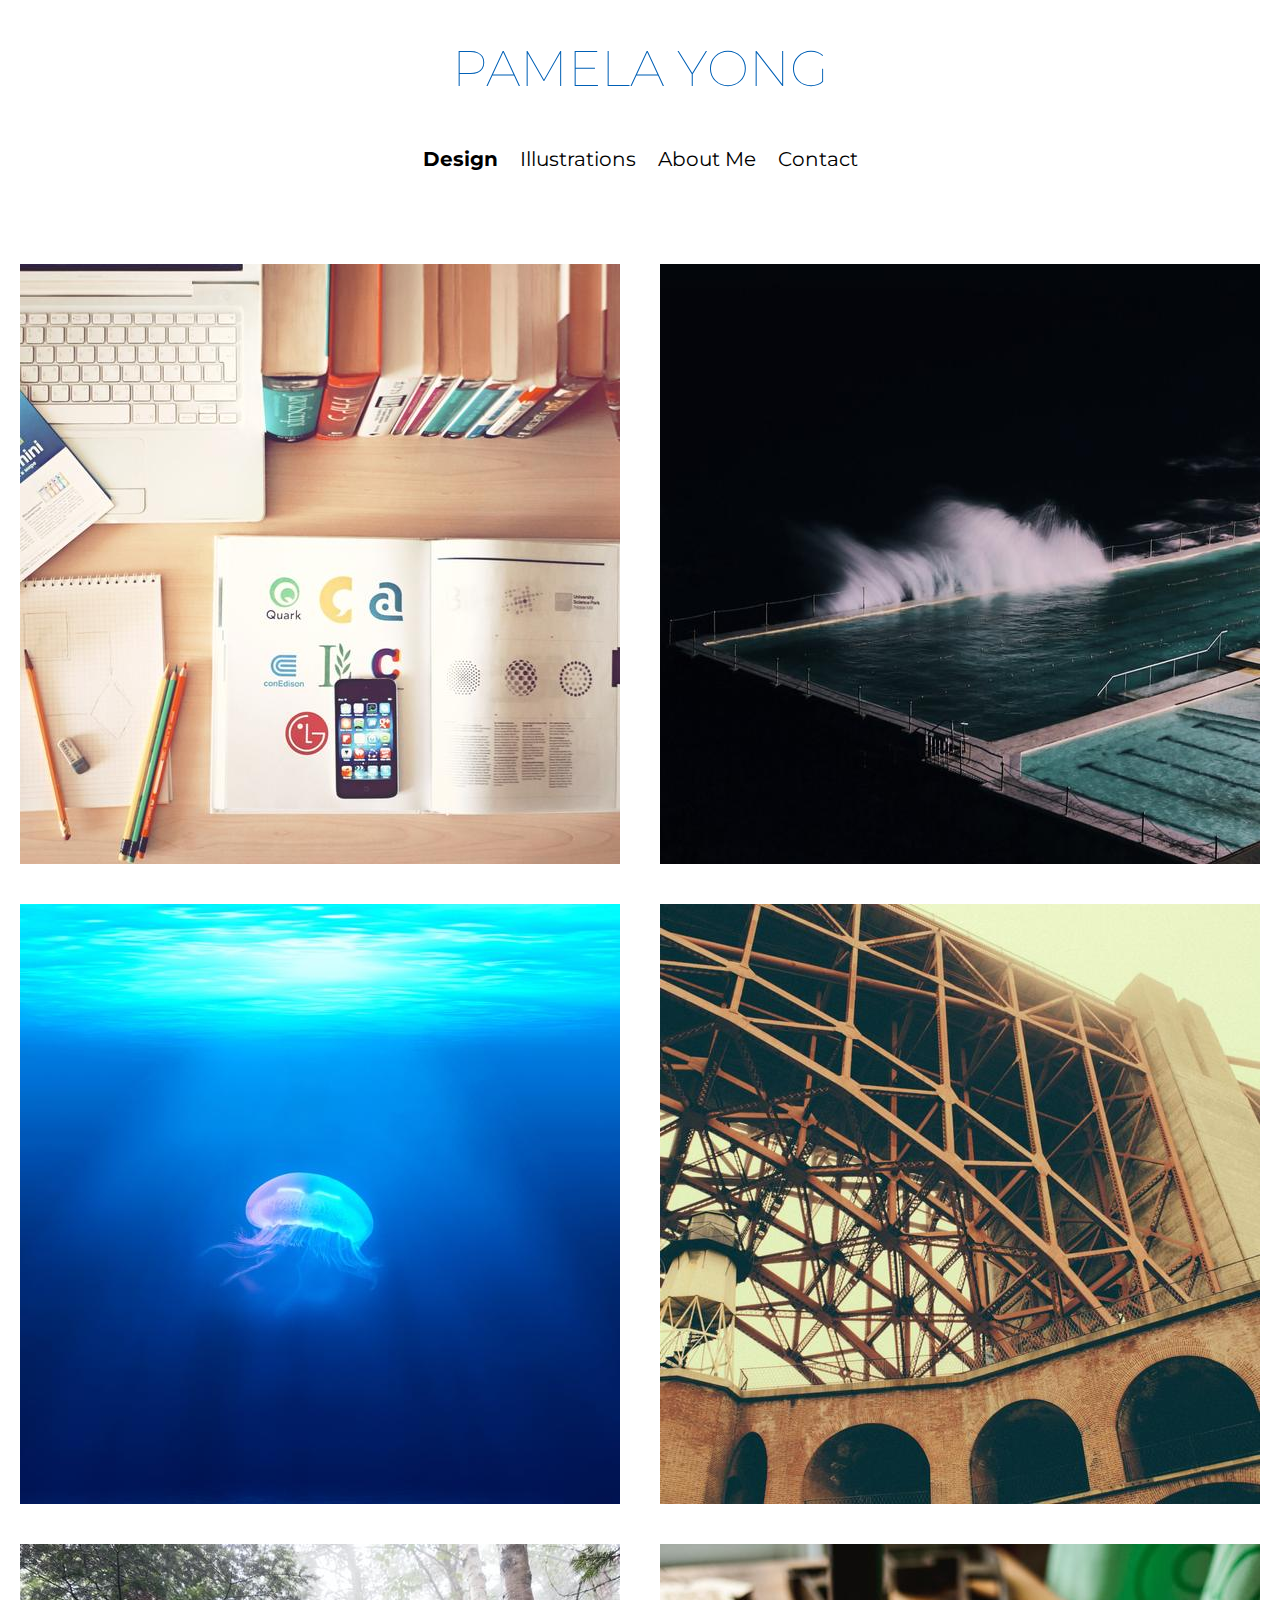
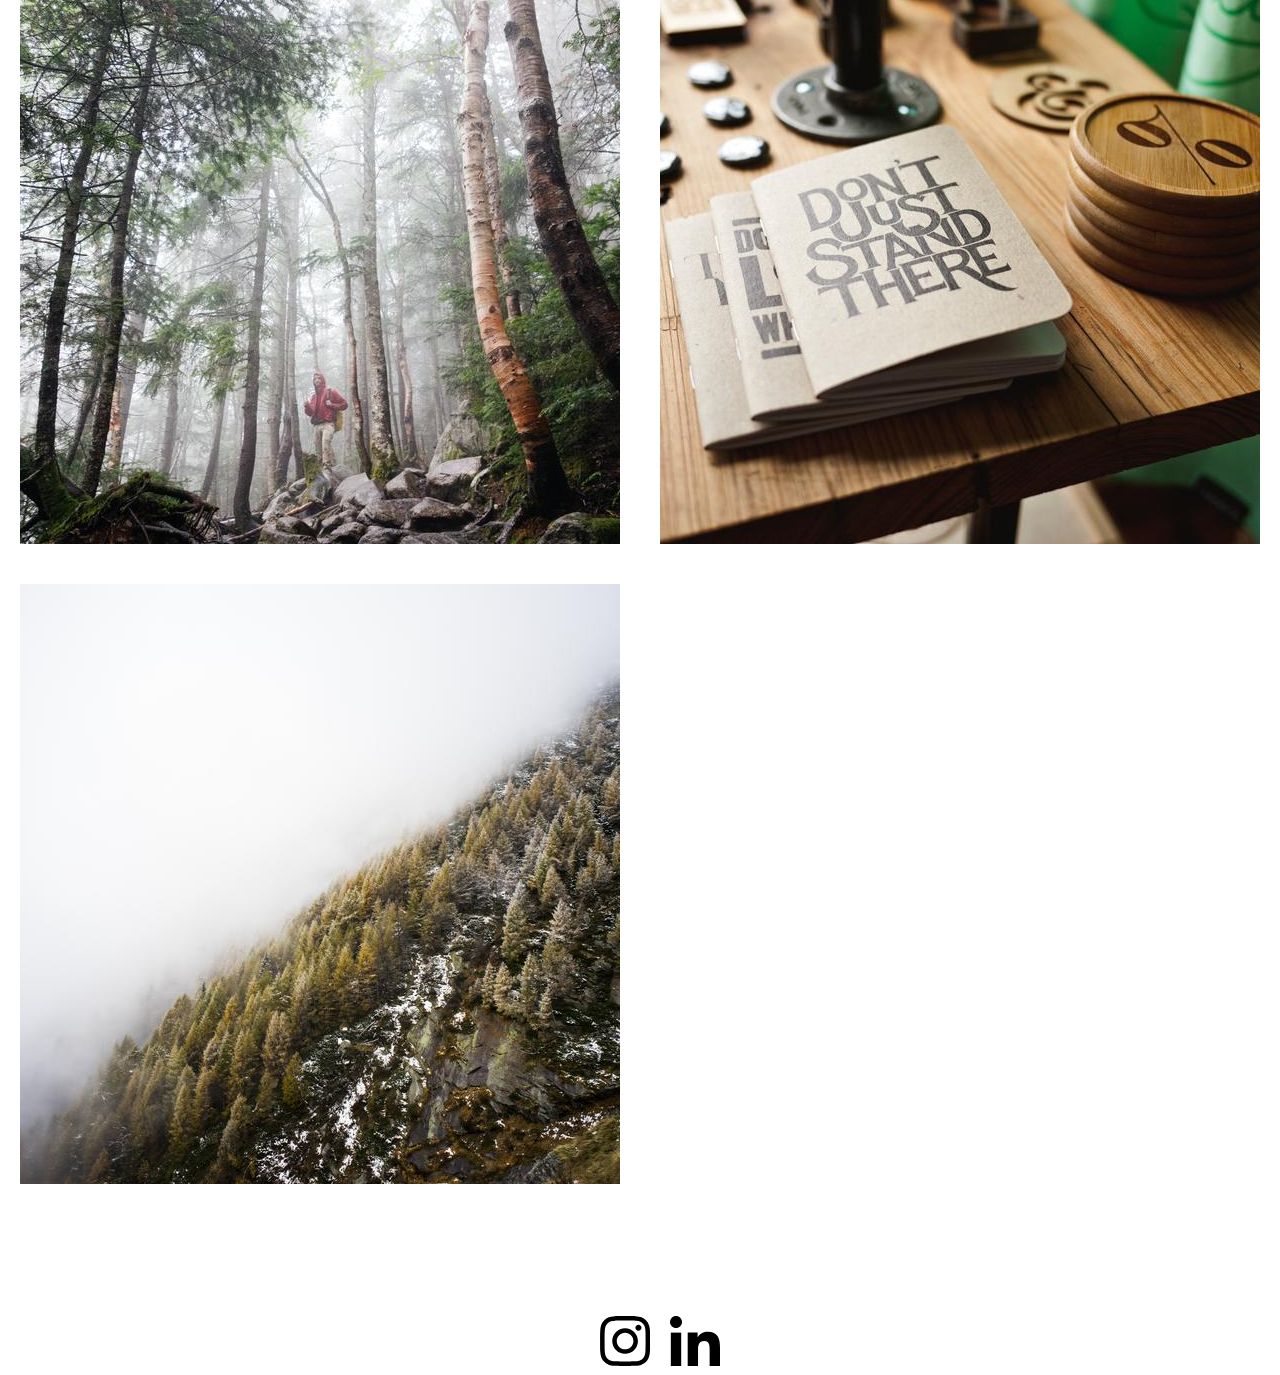
<file: index.html>
<!DOCTYPE html>
<html lang="en">
<head>
    <meta charset="UTF-8">
    <meta name="viewport" content="width=device-width, initial-scale=1.0">
    <title>Pamela Yong</title>
</head>
<link rel="stylesheet" href="/styles.css">
<link rel="preconnect" href="https://fonts.gstatic.com">
<link href="https://fonts.googleapis.com/css2?family=Montserrat&display=swap" rel="stylesheet">
<body>
    <h1 class="title"><a href="/index.html">PAMELA YONG</a></h1>
    <ul>
        <li><a href="/index.html" class="home active all"><strong>Design</strong></a></li>
        <li><a href="/illustrations.html" class="services all">Illustrations</a></li>
        <li><a href="/about.html" class="about all">About Me</a></li>
        <li><a href="/contact.html" class="contact all">Contact</a></li>
    </ul>
    <div class="gallery">
        <div class="image-container">
            <img src="/imgs/Image-1-600-Pixels.jpg" class="image">
            <a href="/design-pages/Design-1.html">
                <div class="overlay">
                    <div class="text">
                        <h1>Temple of Heaven</h1>
                        <div>__________</div>
                        </br>
                        <p>Brand Identity</p>
                    </div>
                </div>
            </a>

        </div>
        <div class="image-container">
            <img src="/imgs/Image-2-600-Pixels.jpg" class="image">
            <div class="overlay">
                <div class="text">
                    <h1>Temple of Heaven</h1>
                    <div>__________</div>
                    </br>
                    <p>Brand Identity</p>
                </div>
            </div>
        </div>
        <div class="image-container">
            <img src="/imgs/Image-3-600-Pixels.jpg" class="image">
            <div class="overlay">
                <div class="text">
                    <h1>Temple of Heaven</h1>
                    <div>__________</div>
                    </br>
                    <p>Brand Identity</p>
                </div>
            </div>
        </div>
        <div class="image-container">
            <img src="/imgs/Image-4-600-Pixels.jpg" class="image">
            <div class="overlay">
                <div class="text">
                    <h1>Temple of Heaven</h1>
                    <div>__________</div>
                    </br>
                    <p>Brand Identity</p>
                </div>
            </div>
        </div>
        <div class="image-container">
            <img src="/imgs/Image-5-600-Pixels.jpg" class="image">
            <div class="overlay">
                <div class="text">
                    <h1>Temple of Heaven</h1>
                    <div>__________</div>
                    </br>
                    <p>Brand Identity</p>
                </div>
            </div>
        </div>
        <div class="image-container">
            <img src="/imgs/Image-6-600-Pixels.jpg" class="image">
            <div class="overlay">
                <div class="text">
                    <h1>Temple of Heaven</h1>
                    <div>__________</div>
                    </br>
                    <p>Brand Identity</p>
                </div>
            </div>
        </div>
        <div class="image-container">
            <img src="/imgs/Image-7-600-Pixels.jpg" class="image">
            <div class="overlay">
                <div class="text">
                    <h1>Temple of Heaven</h1>
                    <div>__________</div>
                    </br>
                    <p>Brand Identity</p>
                </div>
            </div>
        </div>

    </div>
    <div class="contact-container">
        <a href="https://www.instagram.com/mochipong/" target="_blank" class="logo"><img src="/imgs/instagram.svg" class="footer-logo"></a>
        <a href="https://www.linkedin.com/in/ivy-wang-5b2582180/" target="_blank" class="logo"><img src="/imgs/linkedin.svg" class="footer-logo"></a>
    </div> 
</body>
</html>
</file>
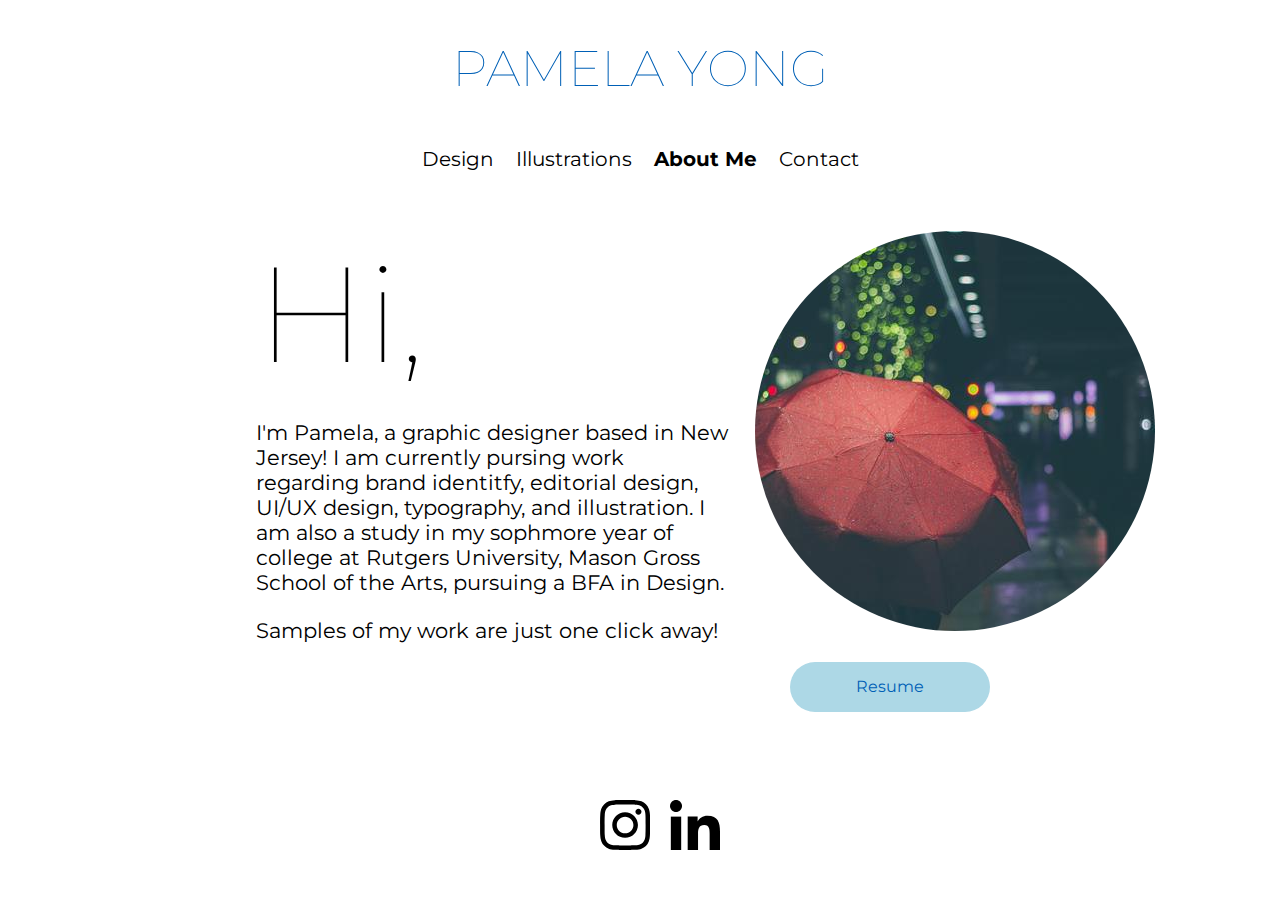
<file: about.html>
<!DOCTYPE html>
<html lang="en">
<head>
    <meta charset="UTF-8">
    <meta name="viewport" content="width=device-width, initial-scale=1.0">
    <title>Document</title>
</head>
<link rel="stylesheet" href="/styles.css">
<link rel="preconnect" href="https://fonts.gstatic.com">
<link href="https://fonts.googleapis.com/css2?family=Montserrat&display=swap" rel="stylesheet">
<body>
    <h1 class="title"><a href="/index.html">PAMELA YONG</a></h1>
    <ul>
        <li><a href="/index.html" class="home active all">Design</a></li>
        <li><a href="/illustrations.html" class="services all">Illustrations</a></li>
        <li><a href="/about.html" class="about all"><strong>About Me</strong></a></li>
        <li><a href="/contact.html" class="contact all">Contact</a></li>
    </ul>
    <section>
        <div class="about-me-container">
            <div style="margin-right: 5%;">
                <h1 class="contact-title">Hi,</h1>
                <p class="about-me-text">I'm  Pamela, a graphic designer based in New Jersey! I am currently pursing work regarding brand identitfy, editorial design, UI/UX design, typography, and illustration. I am also a study in my sophmore year of college at Rutgers University, Mason Gross School of the Arts, pursuing a BFA in Design.</p>
                <p class="about-me-text" style="margin-top: 5%;">Samples of my work are just one click away!</p>
            </div>
            <div>
                <img src="/imgs/Profile-Pic-400-Pixels.jpg" class="profile-pic">
                <div class="resume"><a href="/imgs/Sample-Resume.pdf" style="margin: 0 auto; align-self: center;">Resume</a></div>
            </div>
        </div>
    </section>
    <div class="contact-container">
        <a href="https://www.instagram.com/mochipong/" target="_blank" class="logo"><img src="/imgs/instagram.svg" class="footer-logo"></a>
        <a href="https://www.linkedin.com/in/ivy-wang-5b2582180/" target="_blank" class="logo"><img src="/imgs/linkedin.svg" class="footer-logo"></a>
    </div>   
</body>
</html>
</file>
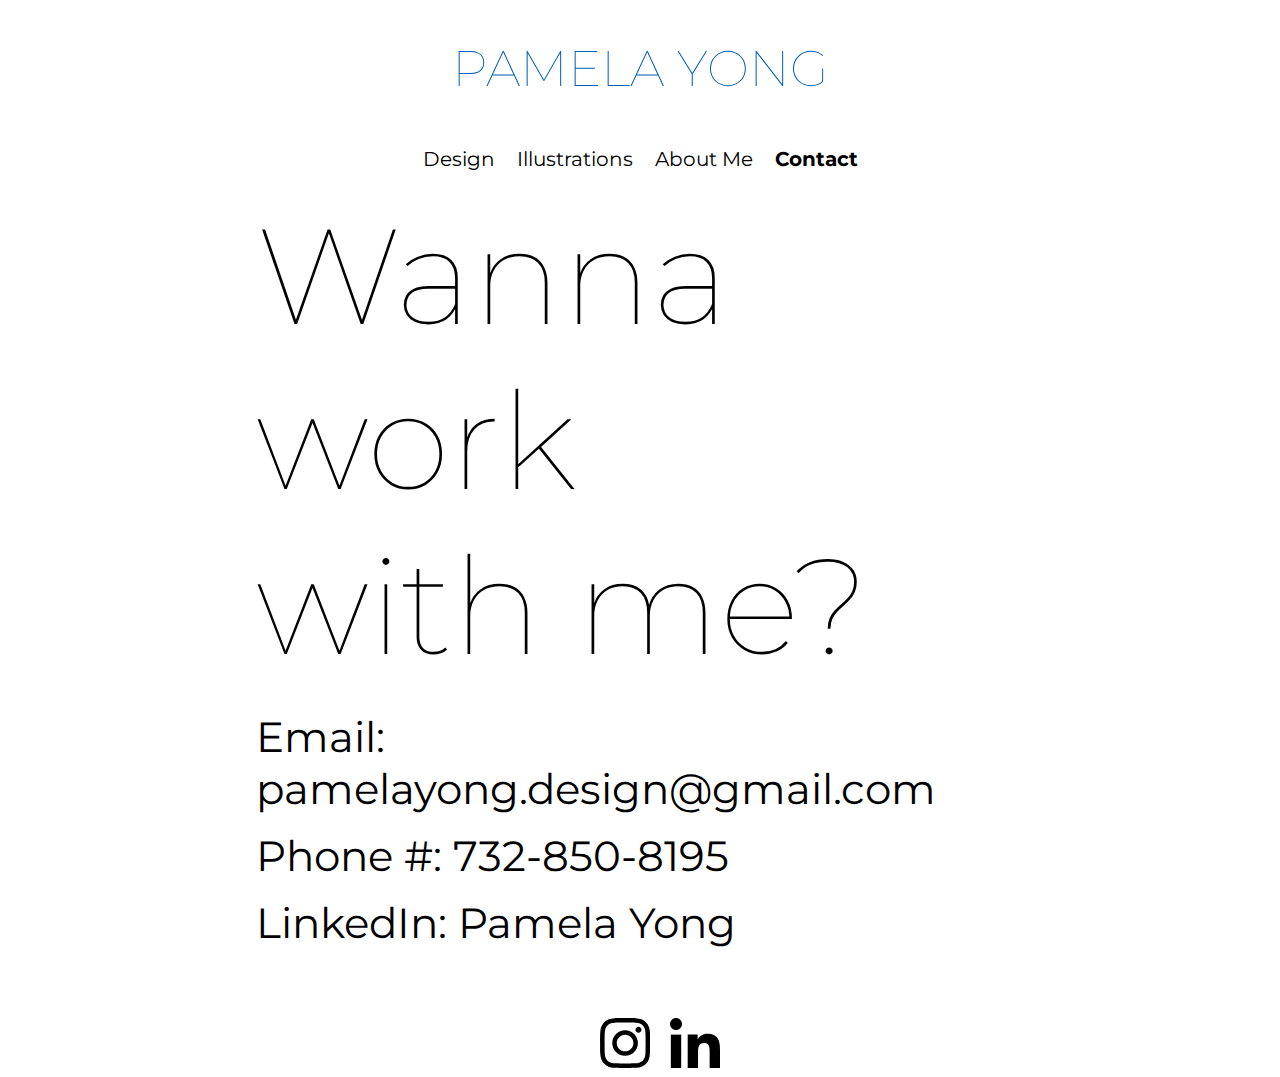
<file: contact.html>
<!DOCTYPE html>
<html lang="en">
<head>
    <meta charset="UTF-8">
    <meta name="viewport" content="width=device-width, initial-scale=1.0">
    <title>Document</title>
</head>
<link rel="stylesheet" href="/styles.css">
<link rel="preconnect" href="https://fonts.gstatic.com">
<link href="https://fonts.googleapis.com/css2?family=Montserrat&display=swap" rel="stylesheet">
<body>
    <h1 class="title"><a href="/index.html">PAMELA YONG</a></h1>
    <ul>
        <li><a href="/index.html" class="home active all">Design</a></li>
        <li><a href="/illustrations.html" class="services all">Illustrations</a></li>
        <li><a href="/about.html" class="about all">About Me</a></li>
        <li><a href="/contact.html" class="contact all"><strong>Contact</strong></a></li>
    </ul>
    <section>
        <h1 class="contact-title">Wanna work</h1>
        <h1 class="contact-title">with me?</h1>
        <p class="contact-subtitle first-contact-subtitle">Email: pamelayong.design@gmail.com</p>
        <p class="contact-subtitle">Phone #: 732-850-8195</p>
        <p class="contact-subtitle">LinkedIn: Pamela Yong</p>
    </section>
    <div class="contact-container">
        <a href="https://www.instagram.com/mochipong/" target="_blank" class="logo"><img src="/imgs/instagram.svg" class="footer-logo"></a>
        <a href="https://www.linkedin.com/in/ivy-wang-5b2582180/" target="_blank" class="logo"><img src="/imgs/linkedin.svg" class="footer-logo"></a>
    </div>   
</body>
</html>
</file>
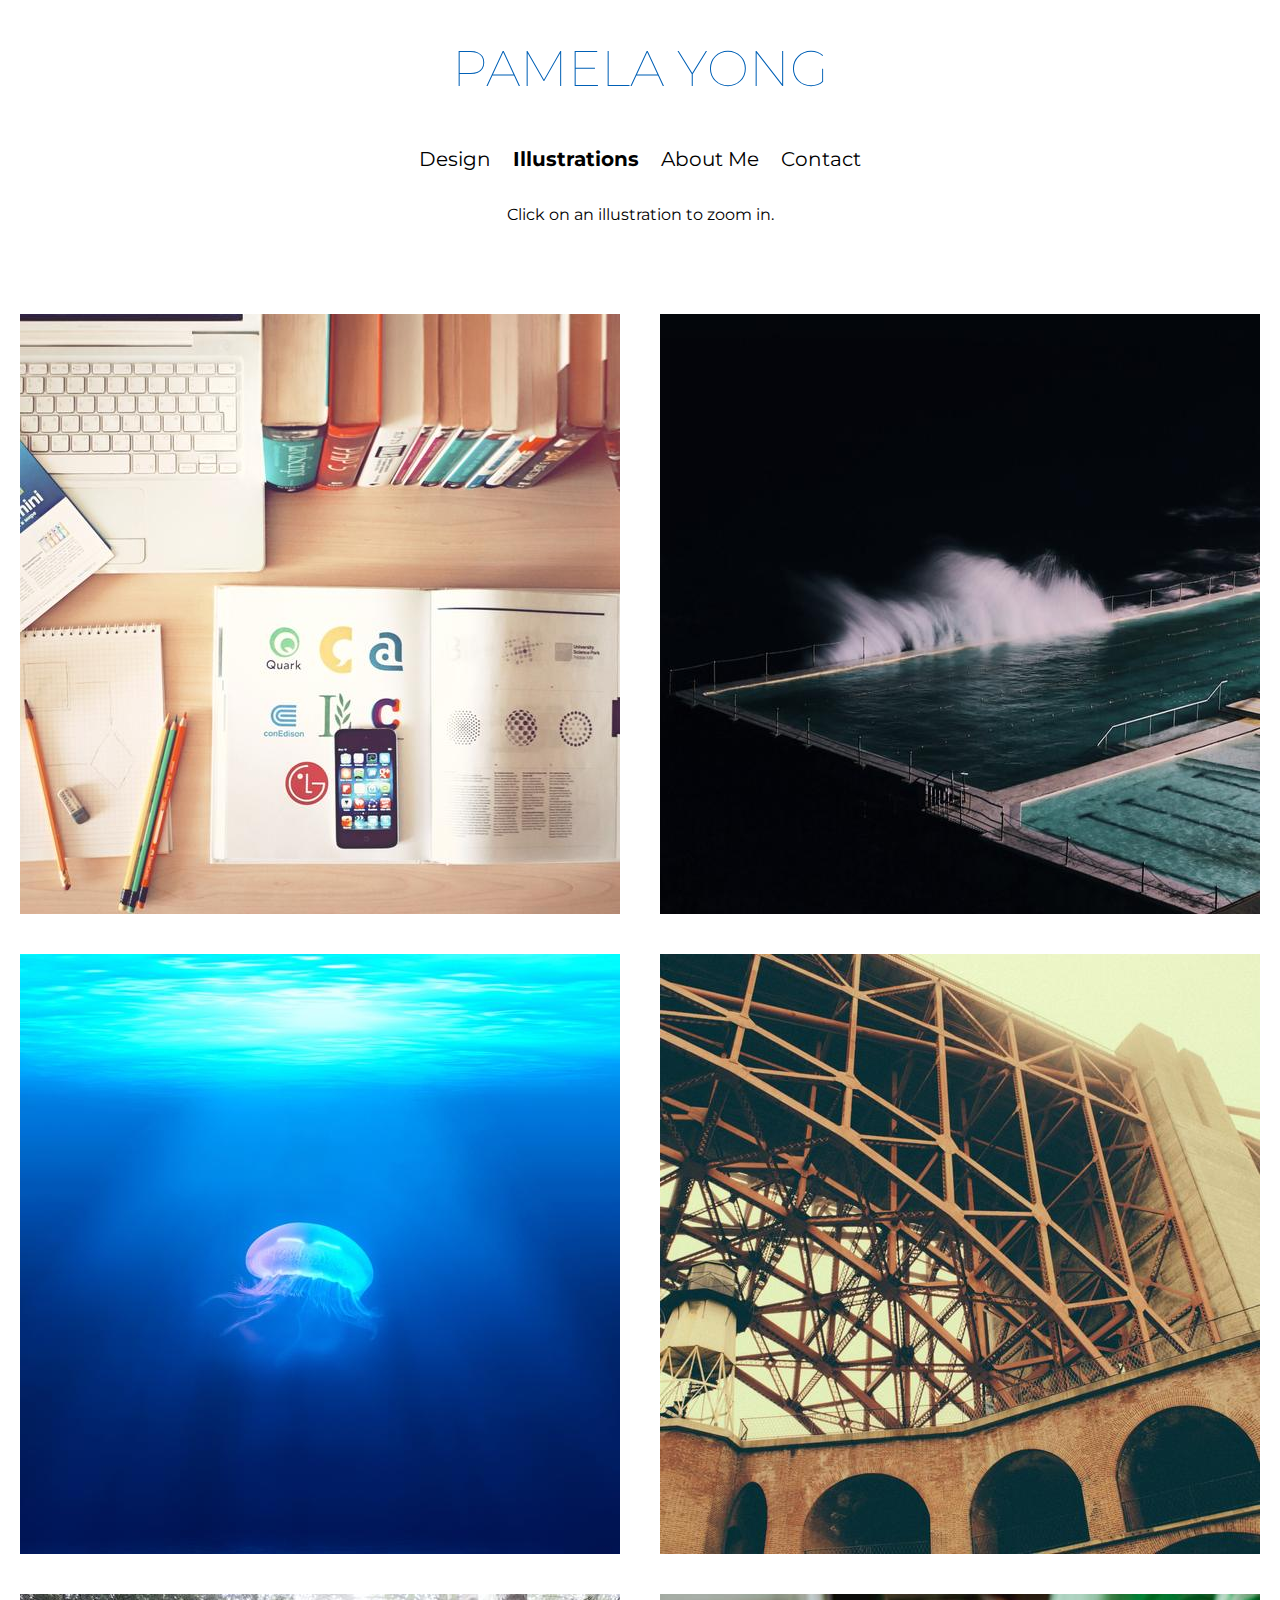
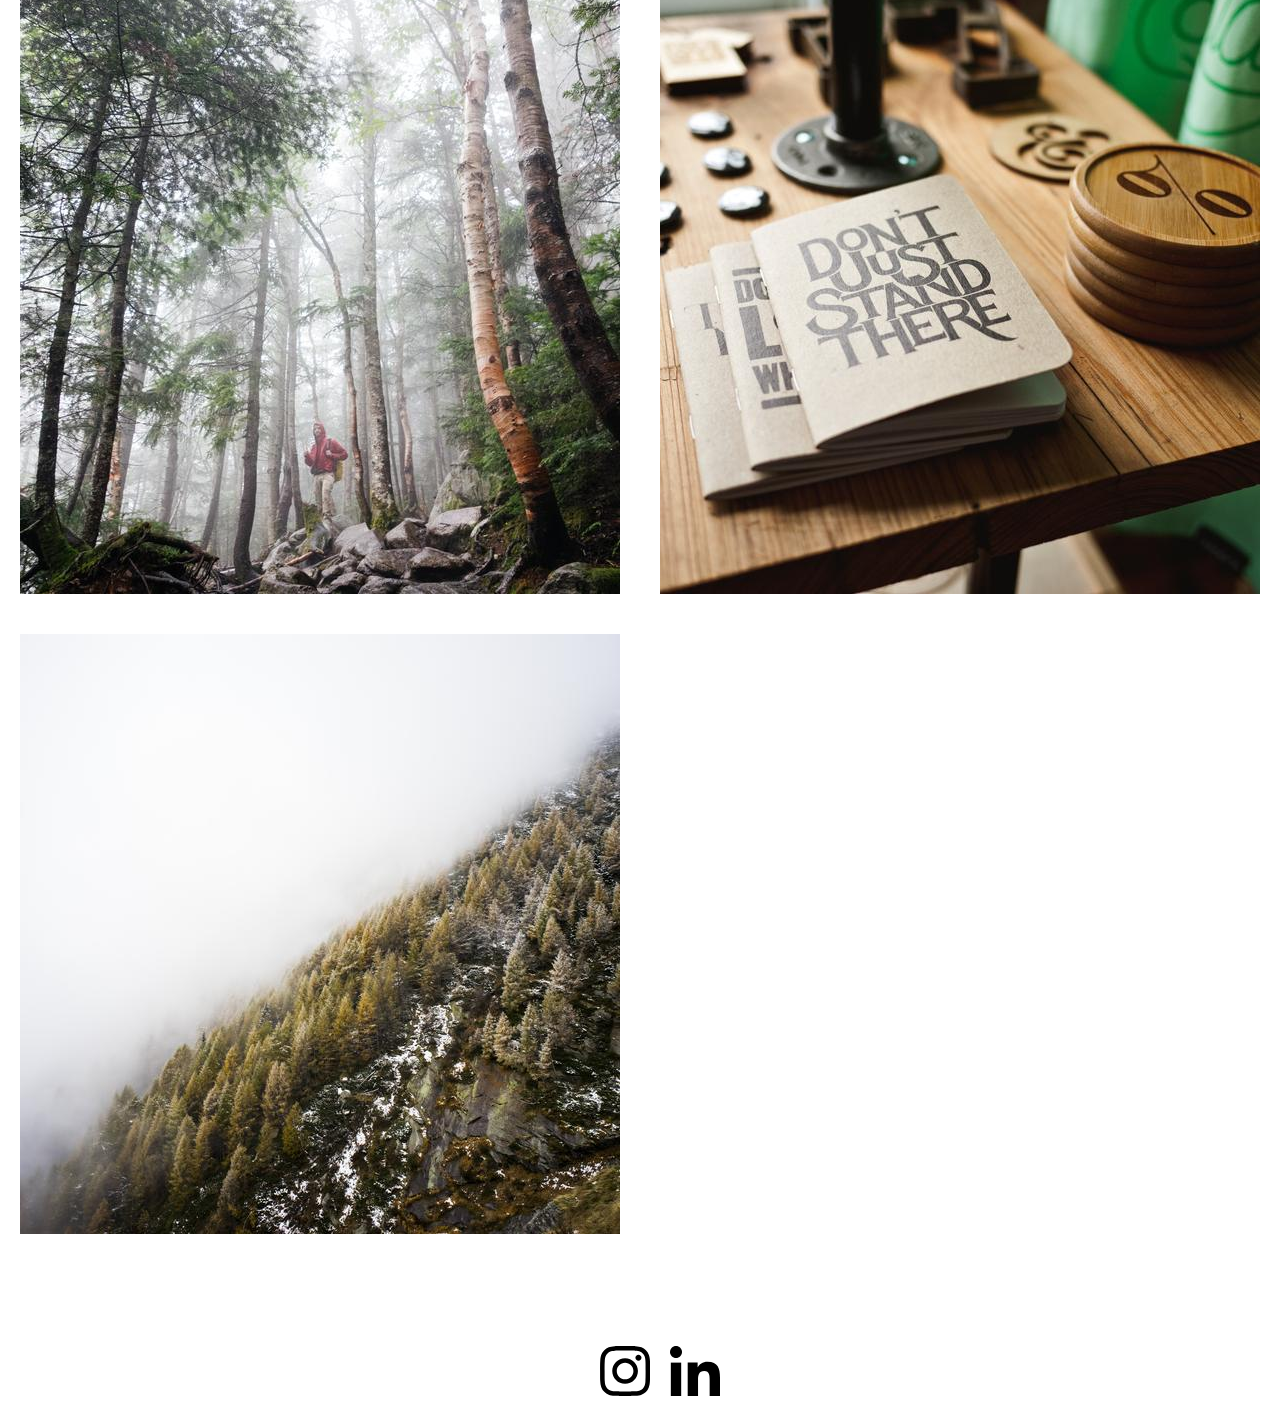
<file: illustrations.html>
<!DOCTYPE html>
<html lang="en">
<head>
    <meta charset="UTF-8">
    <meta name="viewport" content="width=device-width, initial-scale=1.0">
    <title>Document</title>
</head>
<link rel="stylesheet" href="/styles.css">
<link rel="preconnect" href="https://fonts.gstatic.com">
<link href="https://fonts.googleapis.com/css2?family=Montserrat&display=swap" rel="stylesheet">
<body>
    <h1 class="title"><a href="/index.html">PAMELA YONG</a></h1>
    <ul>
        <li><a href="/index.html" class="home active all">Design</a></li>
        <li><a href="/illustrations.html" class="services all"><strong>Illustrations</strong></a></li>
        <li><a href="/about.html" class="about all">About Me</a></li>
        <li><a href="/contact.html" class="contact all">Contact</a></li>
    </ul>
    <p style="padding: 2%; margin: 0 auto;">Click on an illustration to zoom in.</p>
    <div class="gallery">

        <div class="images">
            <img src="/imgs/Image-1-600-Pixels.jpg" class="image illustration" onclick="handleClick(this)" onmouseout="handleMouseLeave(this)">
            <img src="/imgs/Image-2-600-Pixels.jpg" class="image illustration"  onclick="handleClick(this)" onmouseout="handleMouseLeave(this)">
            <img src="/imgs/Image-3-600-Pixels.jpg" class="image illustration"  onclick="handleClick(this)" onmouseout="handleMouseLeave(this)">
            <img src="/imgs/Image-4-600-Pixels.jpg" class="image illustration"  onclick="handleClick(this)" onmouseout="handleMouseLeave(this)">
            <img src="/imgs/Image-5-600-Pixels.jpg" class="image illustration"  onclick="handleClick(this)" onmouseout="handleMouseLeave(this)">
            <img src="/imgs/Image-6-600-Pixels.jpg" class="image illustration"  onclick="handleClick(this)" onmouseout="handleMouseLeave(this)">
            <img src="/imgs/Image-7-600-Pixels.jpg" class="image illustration"  onclick="handleClick(this)" onmouseout="handleMouseLeave(this)">
        </div>
    </div>
    <div class="contact-container">
        <a href="https://www.instagram.com/mochipong/" target="_blank" class="logo"><img src="/imgs/instagram.svg" class="footer-logo"></a>
        <a href="https://www.linkedin.com/in/ivy-wang-5b2582180/" target="_blank" class="logo"><img src="/imgs/linkedin.svg" class="footer-logo"></a>
    </div> 
    
</body>
<script>
    const handleClick = (event) => {
        let classes = event.classList;
        classes.add("zoom")
    }
    const handleMouseLeave = (event) => {
        let classes = event.classList;
        classes.remove('zoom')
    }
</script>
</html>
</file>
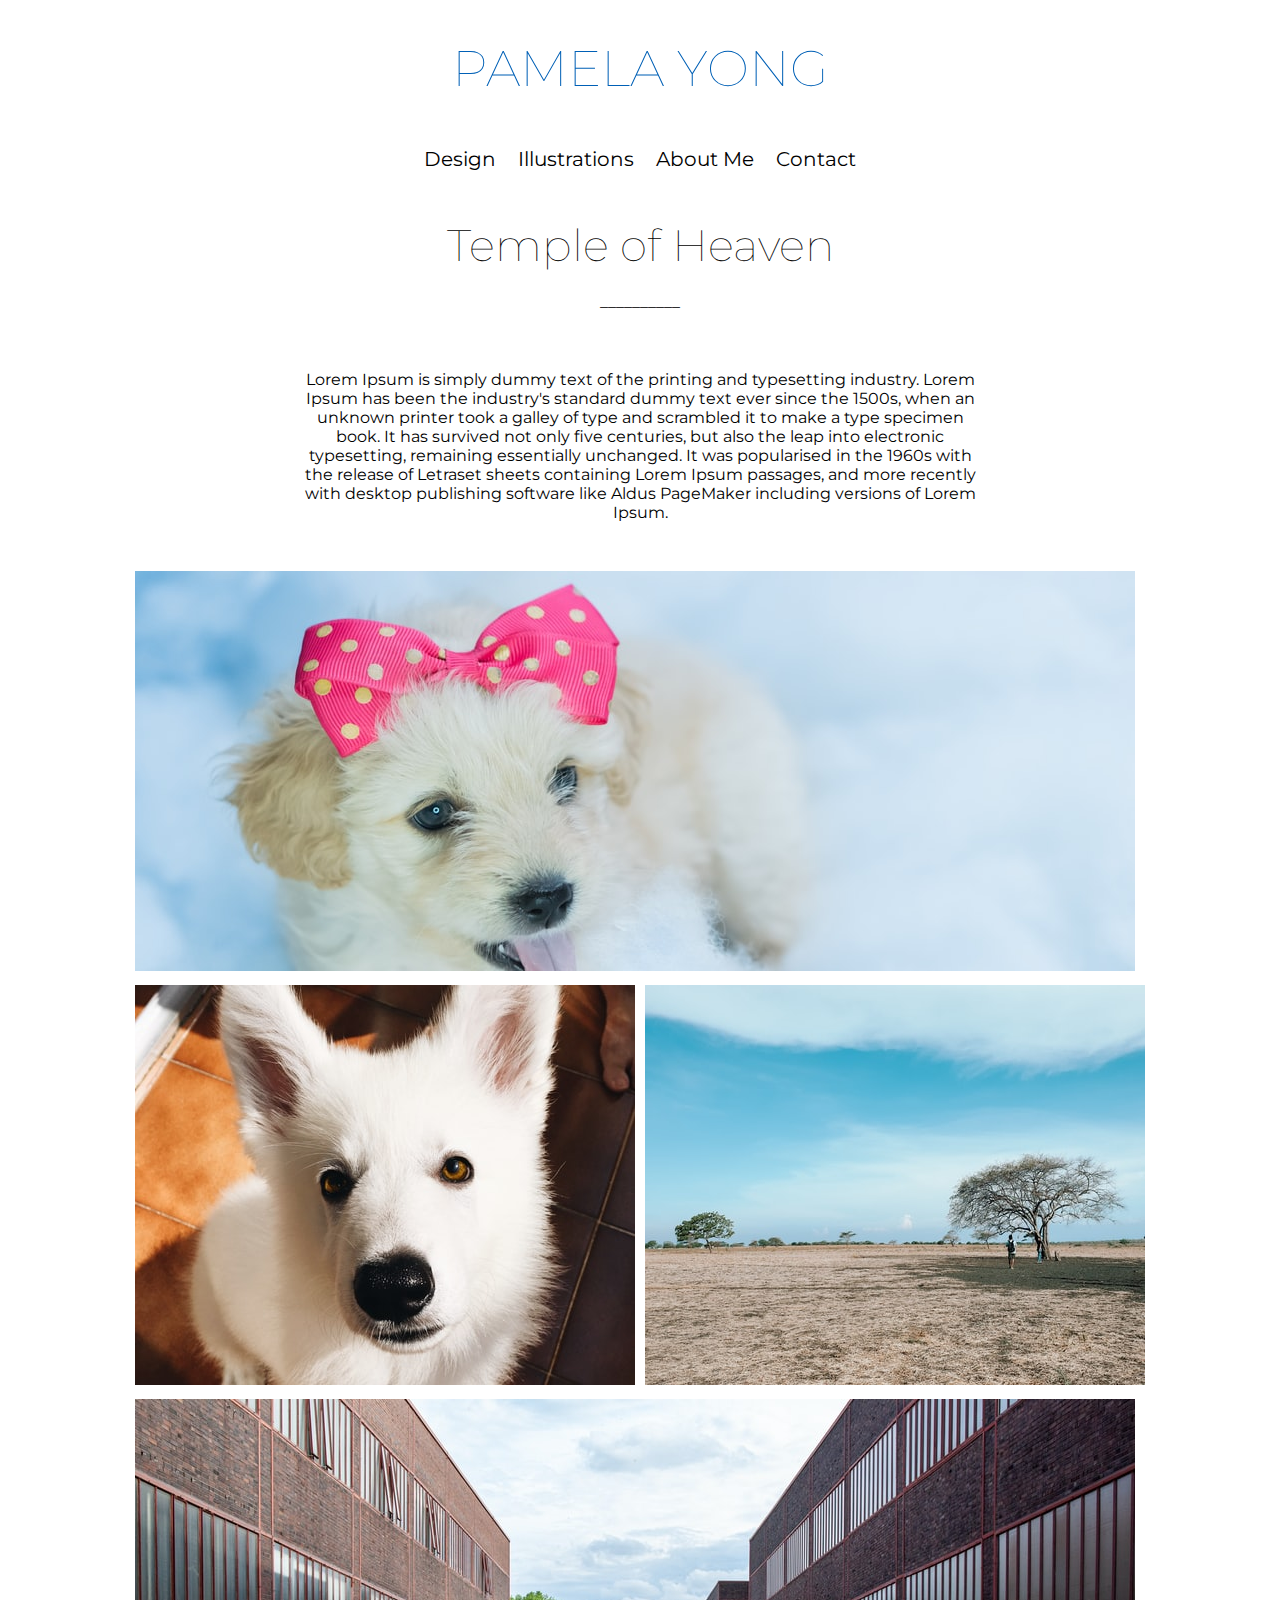
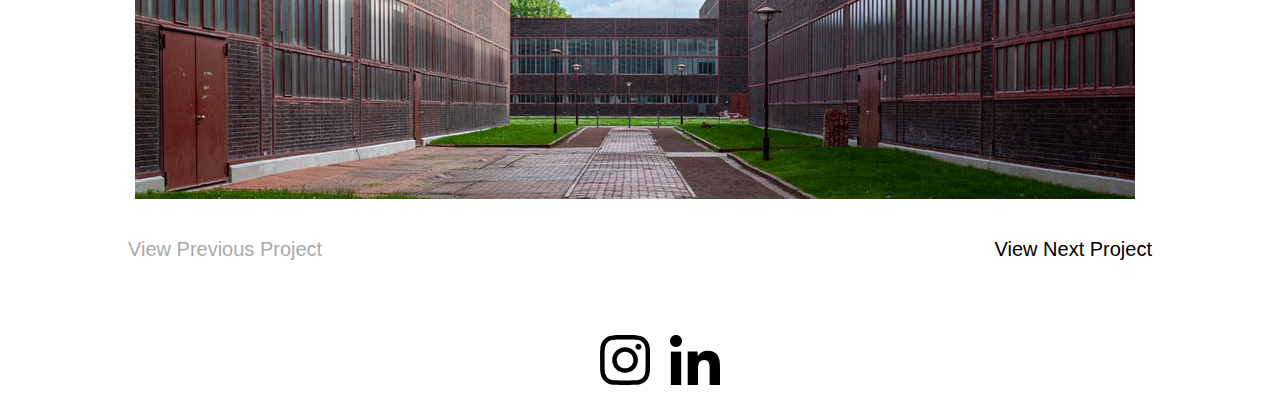
<file: design-pages/Design-1.html>
<!DOCTYPE html>
<html lang="en">
<head>
    <meta charset="UTF-8">
    <meta name="viewport" content="width=device-width, initial-scale=1.0">
    <title>Document</title>
</head>
<link rel="stylesheet" href="/styles.css">
<link rel="preconnect" href="https://fonts.gstatic.com">
<link href="https://fonts.googleapis.com/css2?family=Montserrat&display=swap" rel="stylesheet">
<body>
    <h1 class="title"><a href="/index.html">PAMELA YONG</a></h1>
    <ul>
        <li><a href="/index.html" class="home active all">Design</a></li>
        <li><a href="/illustrations.html" class="services all">Illustrations</a></li>
        <li><a href="/about.html" class="about all">About Me</a></li>
        <li><a href="/contact.html" class="contact all">Contact</a></li>
    </ul>
    <div class="design-introduction">
        <h1 class="design-title">Temple of Heaven</h1>
        <div>__________</div>
        </br>
        <p class="design-text">Lorem Ipsum is simply dummy text of the printing and typesetting industry. Lorem Ipsum has been the industry's standard dummy text ever since the 1500s, when an unknown printer took a galley of type and scrambled it to make a type specimen book. It has survived not only five centuries, but also the leap into electronic typesetting, remaining essentially unchanged. It was popularised in the 1960s with the release of Letraset sheets containing Lorem Ipsum passages, and more recently with desktop publishing software like Aldus PageMaker including versions of Lorem Ipsum.</p>
    </div>
    <div class="design-gallery">
        <div class="image-1"><img src="/imgs/Image-1-1000x500-Pixels.jpg"></div>
        <div class="image-2"><img src="/imgs/Image-2-1000x500-Pixels.jpg"></div>
        <div class="image-3"><img src="/imgs/Image-3-1000x500-Pixels.jpg"></div>  
        <div class="image-4"><img src="/imgs/Image-4-1000x500-Pixels.jpg""></div>
    </div>
    <div class="flex">
        <Button class="grayedout-button">View Previous Project</Button>
        <a href="Design-2.html"><Button>View Next Project</Button></a>
    </div>
    <div class="contact-container">
        <a href="https://www.instagram.com/mochipong/" target="_blank" class="logo"><img src="/imgs/instagram.svg" class="footer-logo"></a>
        <a href="https://www.linkedin.com/in/ivy-wang-5b2582180/" target="_blank" class="logo"><img src="/imgs/linkedin.svg" class="footer-logo"></a>
    </div>     



</body>
</html>
</file>
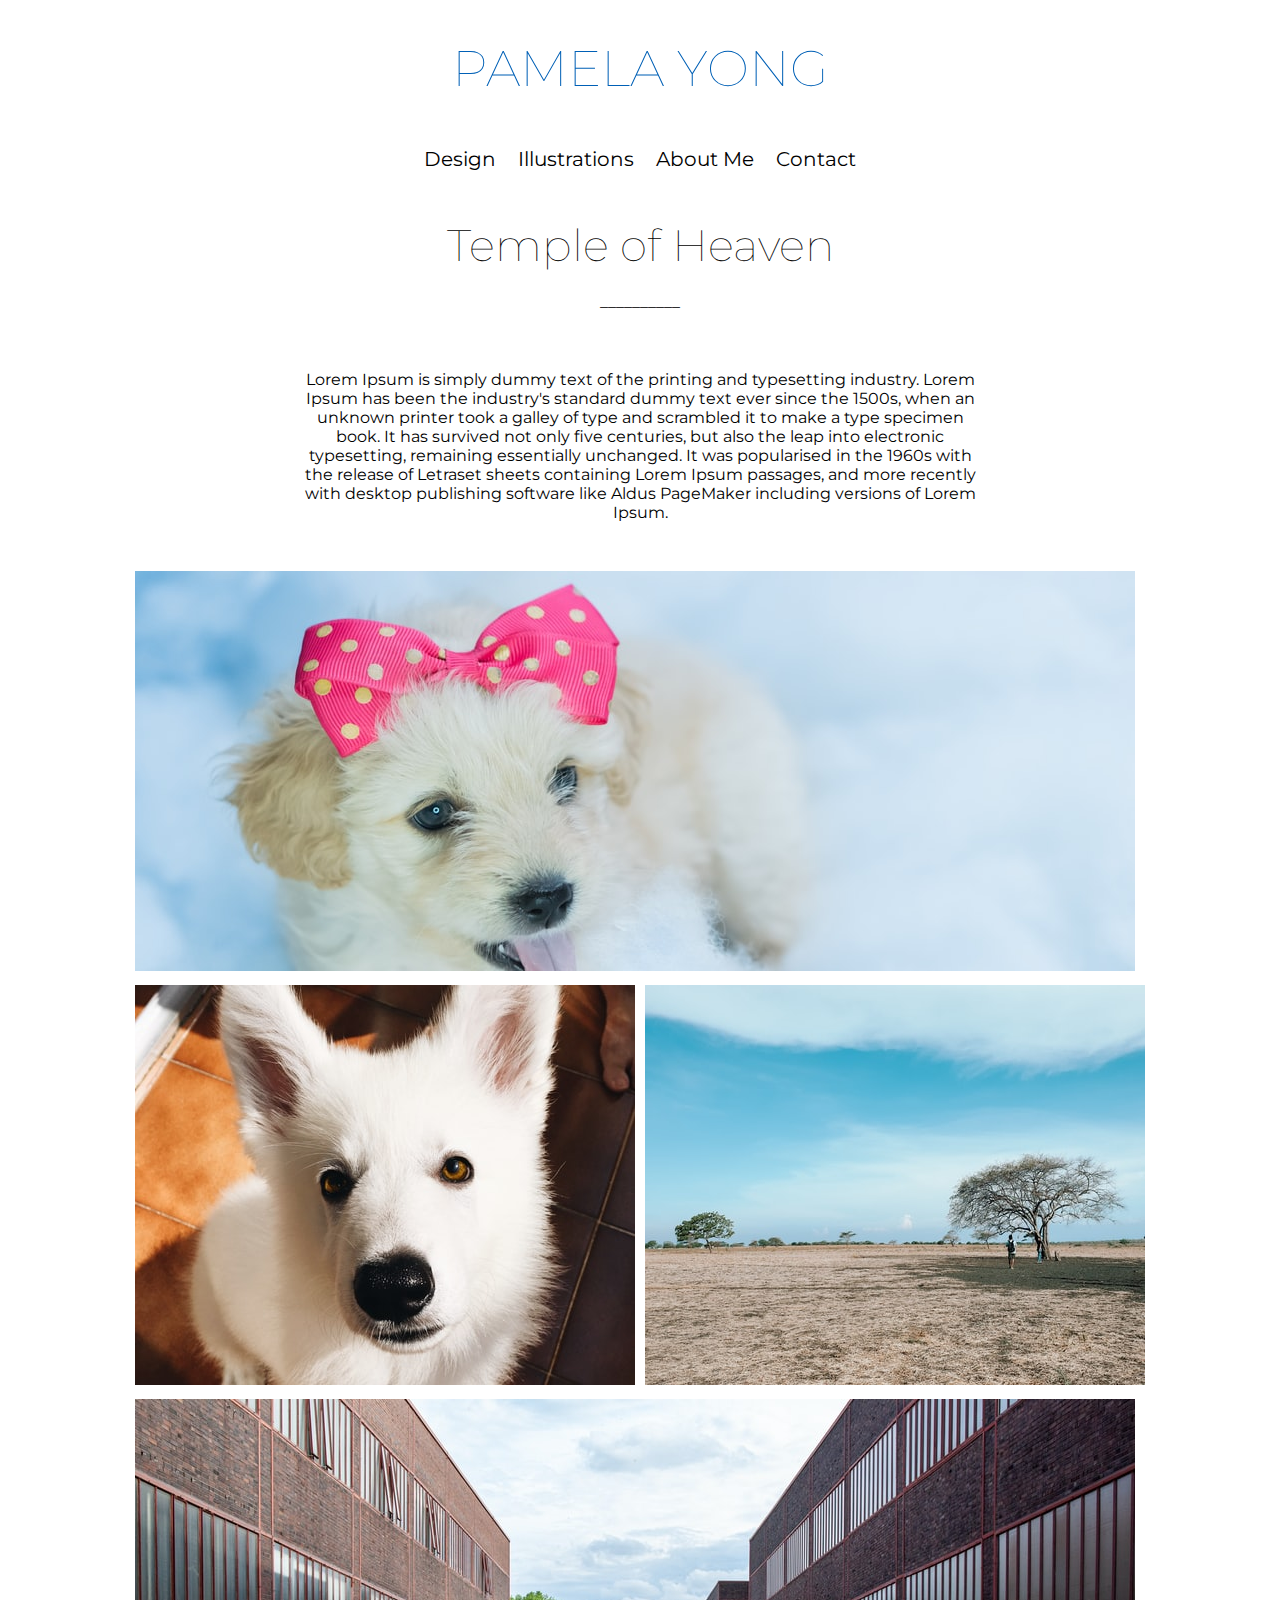
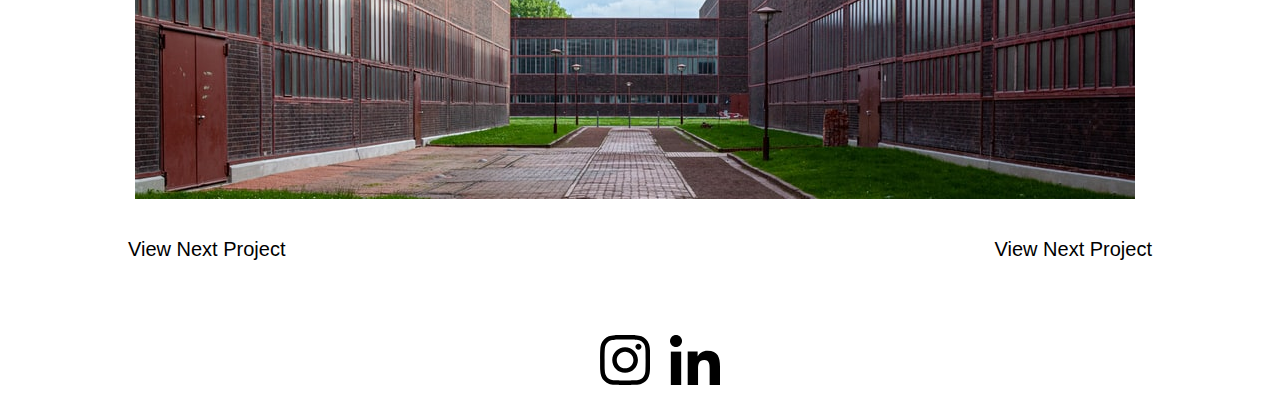
<file: design-pages/Design-2.html>
<!DOCTYPE html>
<html lang="en">
<head>
    <meta charset="UTF-8">
    <meta name="viewport" content="width=device-width, initial-scale=1.0">
    <title>Document</title>
</head>
<link rel="stylesheet" href="/styles.css">
<link rel="preconnect" href="https://fonts.gstatic.com">
<link href="https://fonts.googleapis.com/css2?family=Montserrat&display=swap" rel="stylesheet">
<body>
    <h1 class="title"><a href="/index.html">PAMELA YONG</a></h1>
    <ul>
        <li><a href="/index.html" class="home active all">Design</a></li>
        <li><a href="/illustrations.html" class="services all">Illustrations</a></li>
        <li><a href="/about.html" class="about all">About Me</a></li>
        <li><a href="/contact.html" class="contact all">Contact</a></li>
    </ul>
    <div class="design-introduction">
        <h1 class="design-title">Temple of Heaven</h1>
        <div>__________</div>
        </br>
        <p class="design-text">Lorem Ipsum is simply dummy text of the printing and typesetting industry. Lorem Ipsum has been the industry's standard dummy text ever since the 1500s, when an unknown printer took a galley of type and scrambled it to make a type specimen book. It has survived not only five centuries, but also the leap into electronic typesetting, remaining essentially unchanged. It was popularised in the 1960s with the release of Letraset sheets containing Lorem Ipsum passages, and more recently with desktop publishing software like Aldus PageMaker including versions of Lorem Ipsum.</p>
    </div>
    <div class="design-gallery">
        <div class="image-1"><img src="/imgs/Image-1-1000x500-Pixels.jpg"></div>
        <div class="image-2"><img src="/imgs/Image-2-1000x500-Pixels.jpg"></div>
        <div class="image-3"><img src="/imgs/Image-3-1000x500-Pixels.jpg"></div>  
        <div class="image-4"><img src="/imgs/Image-4-1000x500-Pixels.jpg""></div>
    </div>
    <div class="flex">
        <a href="Design-1.html"><Button>View Next Project</Button></a>
        <a href="Design-3.html"><Button>View Next Project</Button></a>
    </div>
    <div class="contact-container">
        <a href="https://www.instagram.com/mochipong/" target="_blank" class="logo"><img src="/imgs/instagram.svg" class="footer-logo"></a>
        <a href="https://www.linkedin.com/in/ivy-wang-5b2582180/" target="_blank" class="logo"><img src="/imgs/linkedin.svg" class="footer-logo"></a>
    </div>     



</body>
</html>
</file>
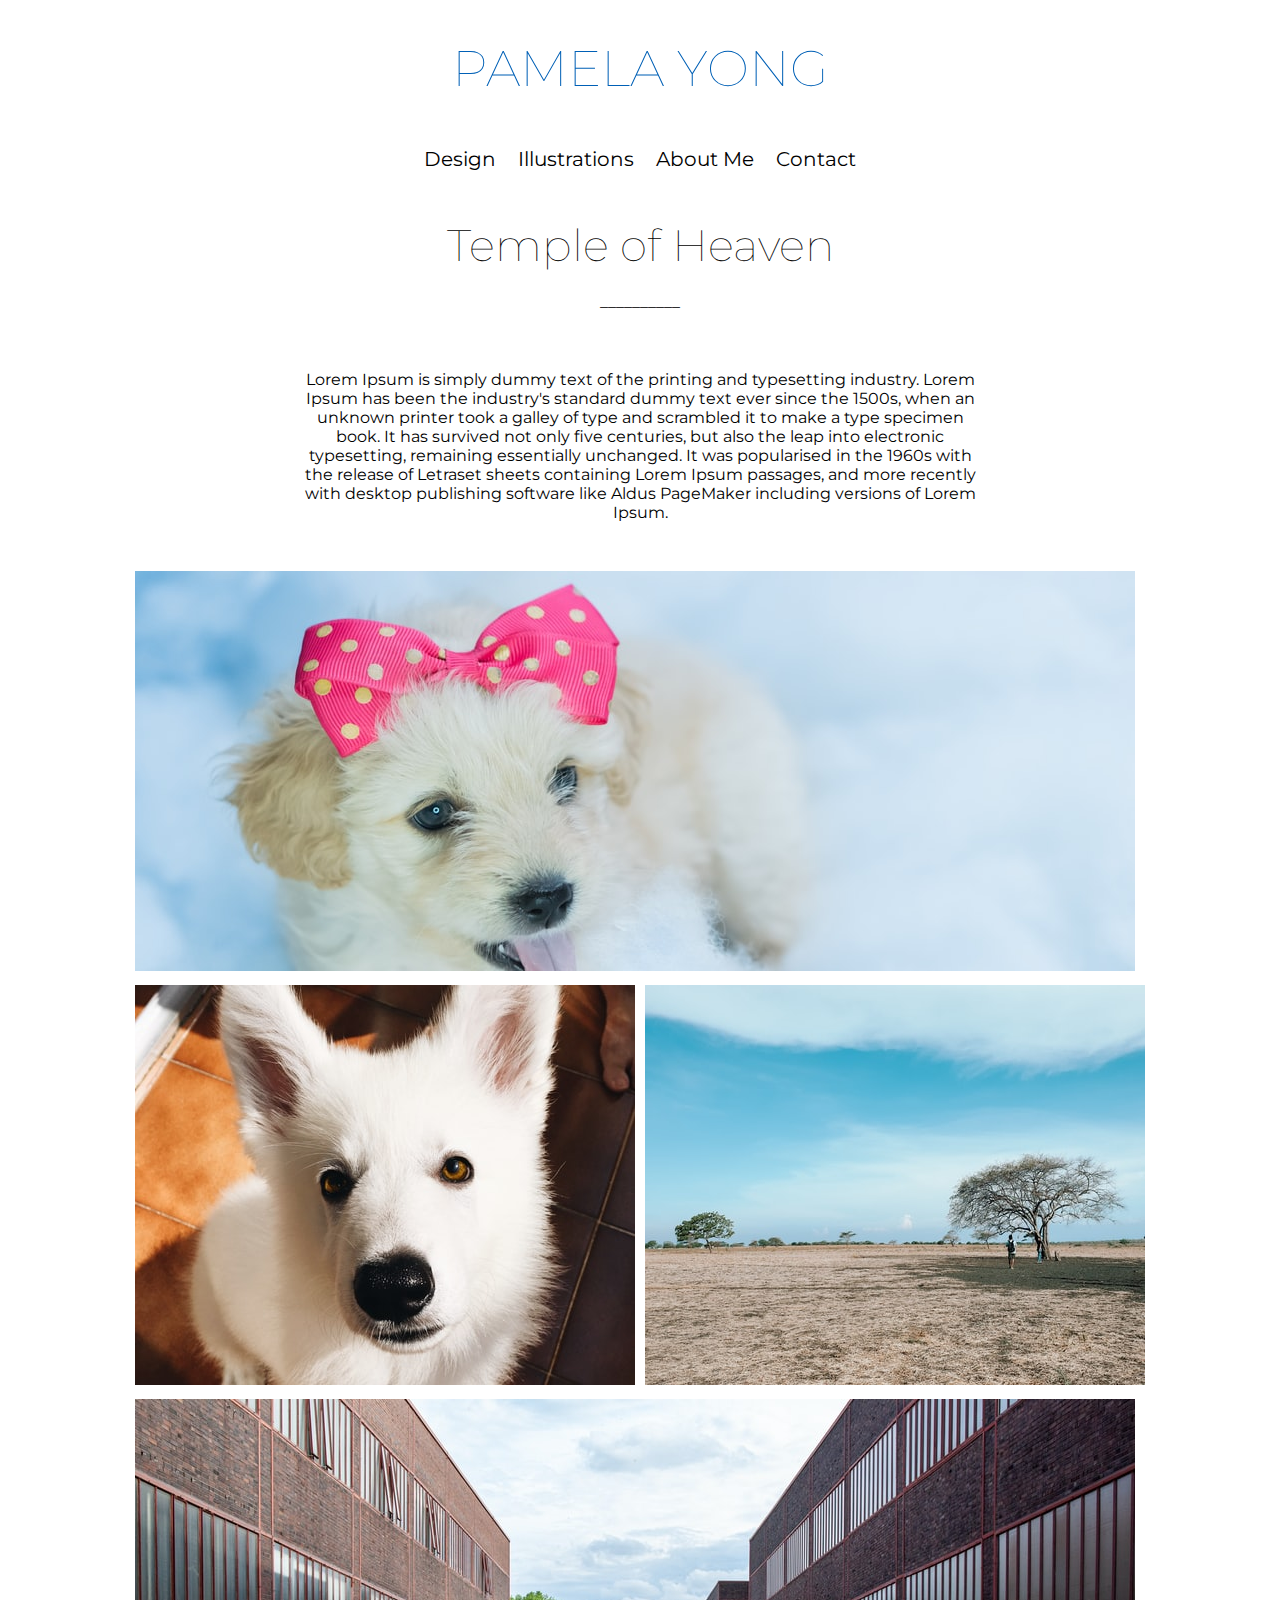
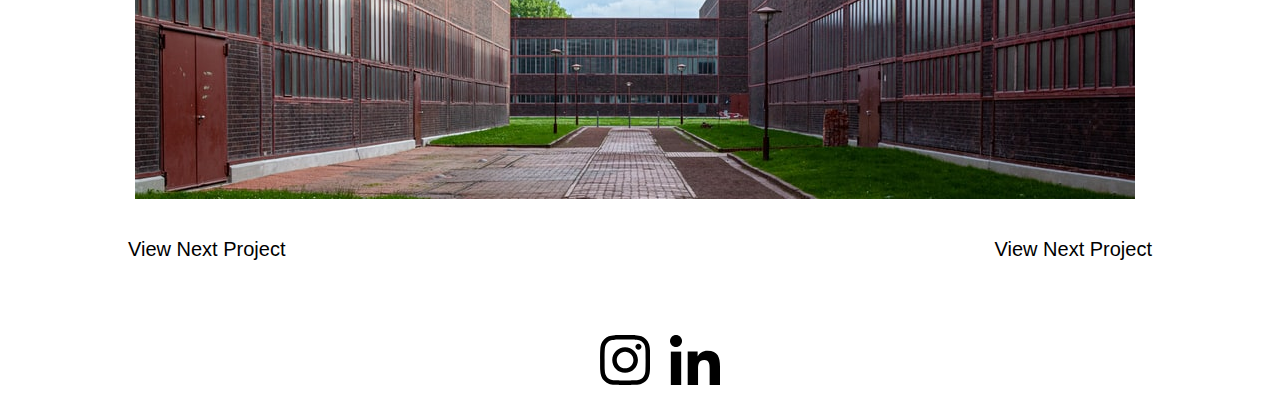
<file: design-pages/Design-3.html>
<!DOCTYPE html>
<html lang="en">
<head>
    <meta charset="UTF-8">
    <meta name="viewport" content="width=device-width, initial-scale=1.0">
    <title>Document</title>
</head>
<link rel="stylesheet" href="/styles.css">
<link rel="preconnect" href="https://fonts.gstatic.com">
<link href="https://fonts.googleapis.com/css2?family=Montserrat&display=swap" rel="stylesheet">
<body>
    <h1 class="title"><a href="/index.html">PAMELA YONG</a></h1>
    <ul>
        <li><a href="/index.html" class="home active all">Design</a></li>
        <li><a href="/illustrations.html" class="services all">Illustrations</a></li>
        <li><a href="/about.html" class="about all">About Me</a></li>
        <li><a href="/contact.html" class="contact all">Contact</a></li>
    </ul>
    <div class="design-introduction">
        <h1 class="design-title">Temple of Heaven</h1>
        <div>__________</div>
        </br>
        <p class="design-text">Lorem Ipsum is simply dummy text of the printing and typesetting industry. Lorem Ipsum has been the industry's standard dummy text ever since the 1500s, when an unknown printer took a galley of type and scrambled it to make a type specimen book. It has survived not only five centuries, but also the leap into electronic typesetting, remaining essentially unchanged. It was popularised in the 1960s with the release of Letraset sheets containing Lorem Ipsum passages, and more recently with desktop publishing software like Aldus PageMaker including versions of Lorem Ipsum.</p>
    </div>
    <div class="design-gallery">
        <div class="image-1"><img src="/imgs/Image-1-1000x500-Pixels.jpg"></div>
        <div class="image-2"><img src="/imgs/Image-2-1000x500-Pixels.jpg"></div>
        <div class="image-3"><img src="/imgs/Image-3-1000x500-Pixels.jpg"></div>  
        <div class="image-4"><img src="/imgs/Image-4-1000x500-Pixels.jpg""></div>
    </div>
    <div class="flex">
        <a href="Design-2.html"><Button>View Next Project</Button></a>
        <a href="Design-4.html"><Button>View Next Project</Button></a>
    </div>
    <div class="contact-container">
        <a href="https://www.instagram.com/mochipong/" target="_blank" class="logo"><img src="/imgs/instagram.svg" class="footer-logo"></a>
        <a href="https://www.linkedin.com/in/ivy-wang-5b2582180/" target="_blank" class="logo"><img src="/imgs/linkedin.svg" class="footer-logo"></a>
    </div>     



</body>
</html>
</file>
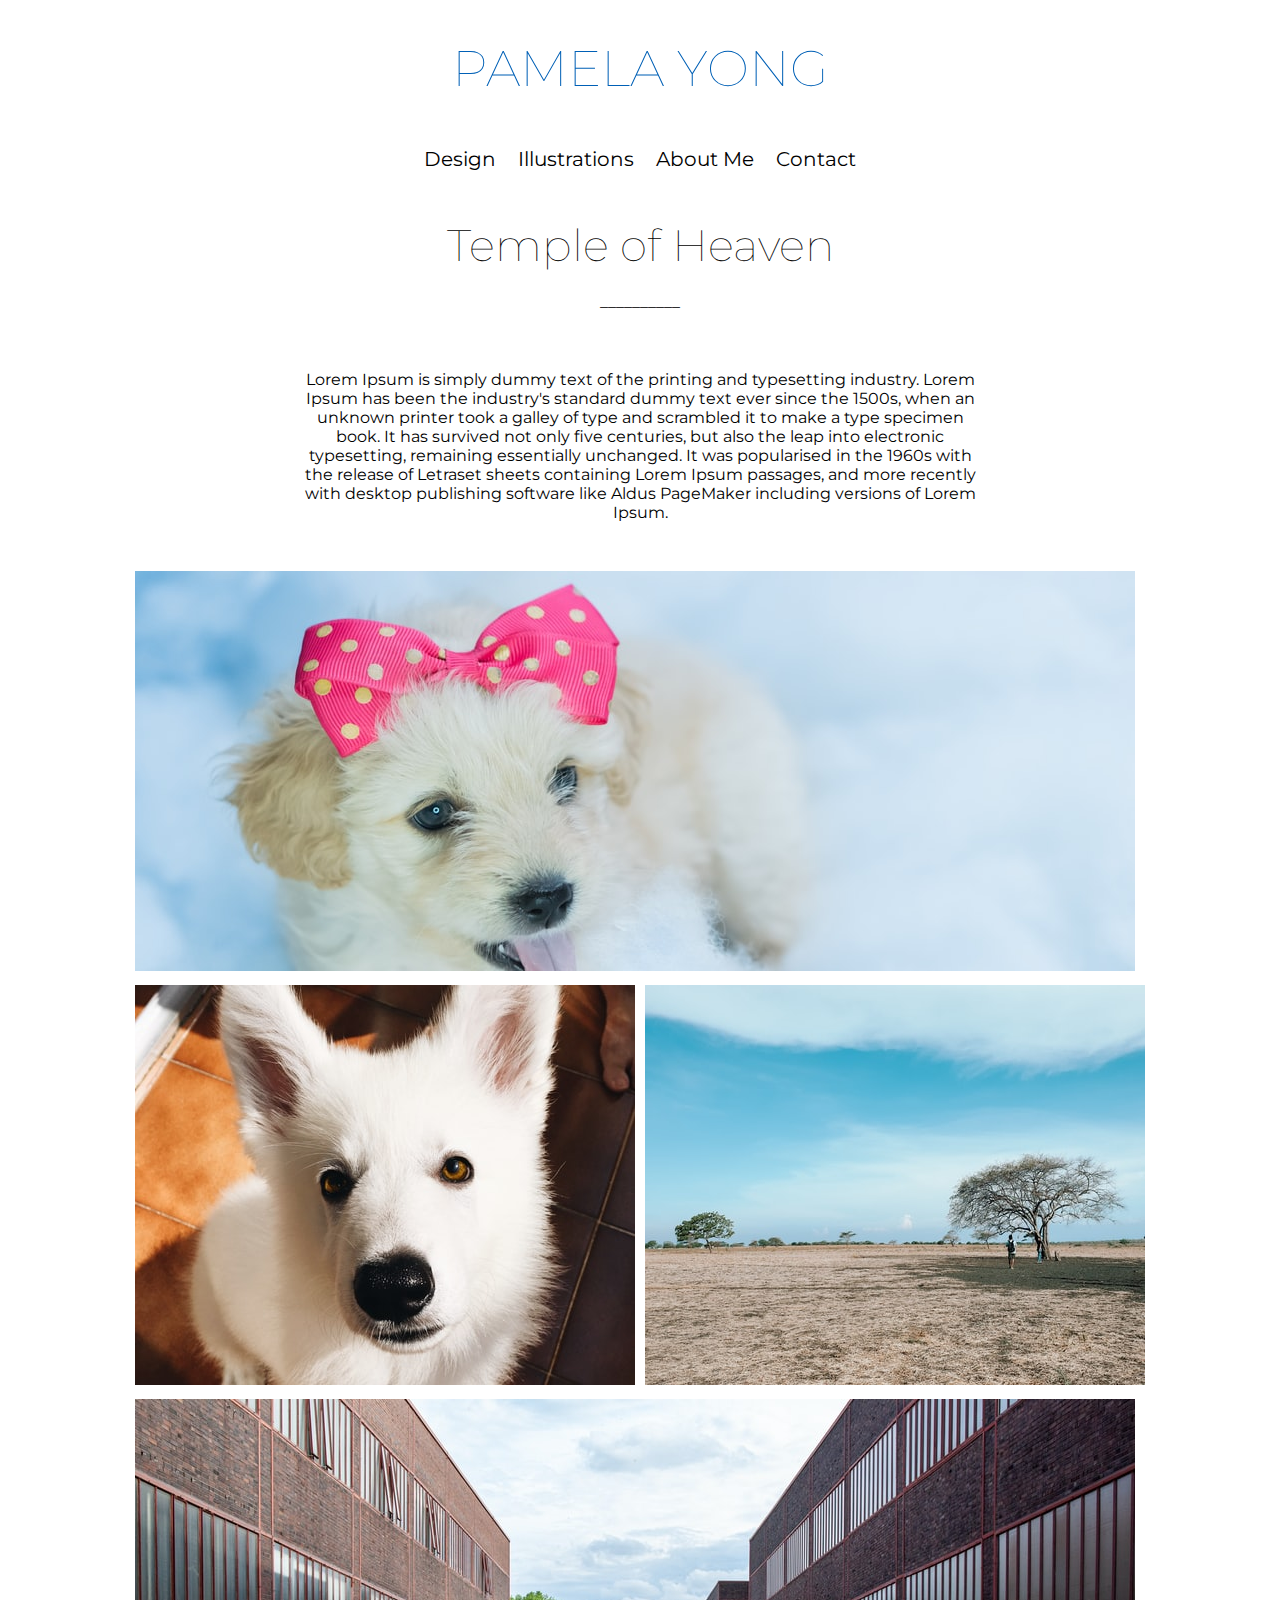
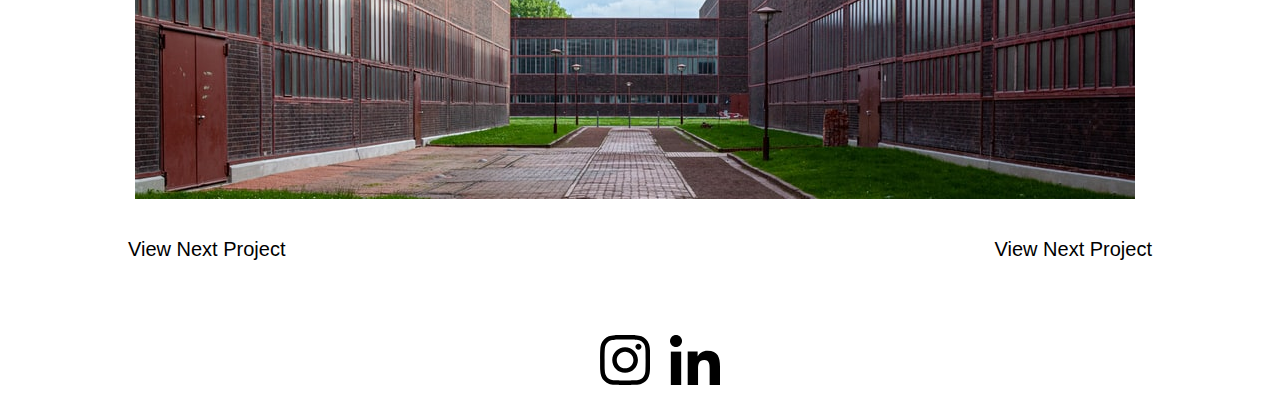
<file: design-pages/Design-4.html>
<!DOCTYPE html>
<html lang="en">
<head>
    <meta charset="UTF-8">
    <meta name="viewport" content="width=device-width, initial-scale=1.0">
    <title>Document</title>
</head>
<link rel="stylesheet" href="/styles.css">
<link rel="preconnect" href="https://fonts.gstatic.com">
<link href="https://fonts.googleapis.com/css2?family=Montserrat&display=swap" rel="stylesheet">
<body>
    <h1 class="title"><a href="/index.html">PAMELA YONG</a></h1>
    <ul>
        <li><a href="/index.html" class="home active all">Design</a></li>
        <li><a href="/illustrations.html" class="services all">Illustrations</a></li>
        <li><a href="/about.html" class="about all">About Me</a></li>
        <li><a href="/contact.html" class="contact all">Contact</a></li>
    </ul>
    <div class="design-introduction">
        <h1 class="design-title">Temple of Heaven</h1>
        <div>__________</div>
        </br>
        <p class="design-text">Lorem Ipsum is simply dummy text of the printing and typesetting industry. Lorem Ipsum has been the industry's standard dummy text ever since the 1500s, when an unknown printer took a galley of type and scrambled it to make a type specimen book. It has survived not only five centuries, but also the leap into electronic typesetting, remaining essentially unchanged. It was popularised in the 1960s with the release of Letraset sheets containing Lorem Ipsum passages, and more recently with desktop publishing software like Aldus PageMaker including versions of Lorem Ipsum.</p>
    </div>
    <div class="design-gallery">
        <div class="image-1"><img src="/imgs/Image-1-1000x500-Pixels.jpg"></div>
        <div class="image-2"><img src="/imgs/Image-2-1000x500-Pixels.jpg"></div>
        <div class="image-3"><img src="/imgs/Image-3-1000x500-Pixels.jpg"></div>  
        <div class="image-4"><img src="/imgs/Image-4-1000x500-Pixels.jpg""></div>
    </div>
    <div class="flex">
        <a href="Design-3.html"><Button>View Next Project</Button></a>
        <a href="Design-5.html"><Button>View Next Project</Button></a>
    </div>
    <div class="contact-container">
        <a href="https://www.instagram.com/mochipong/" target="_blank" class="logo"><img src="/imgs/instagram.svg" class="footer-logo"></a>
        <a href="https://www.linkedin.com/in/ivy-wang-5b2582180/" target="_blank" class="logo"><img src="/imgs/linkedin.svg" class="footer-logo"></a>
    </div>     



</body>
</html>
</file>
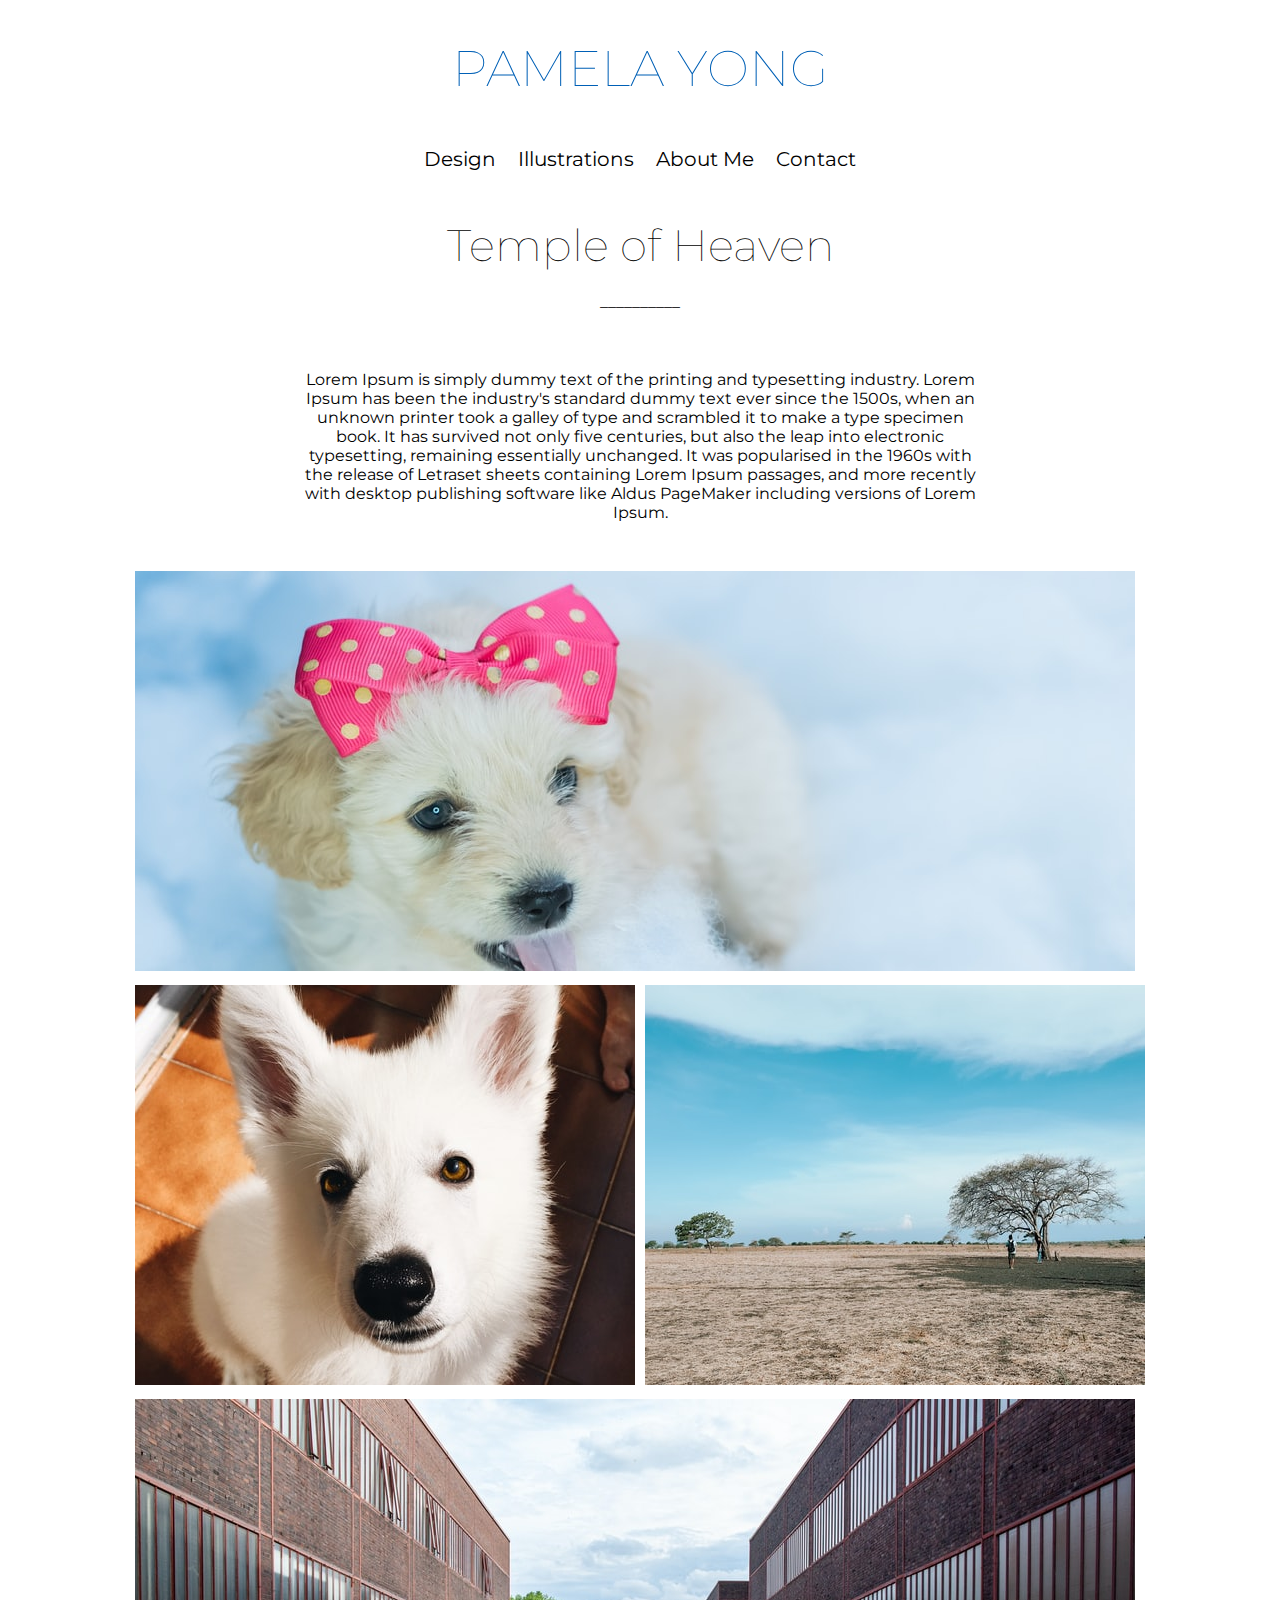
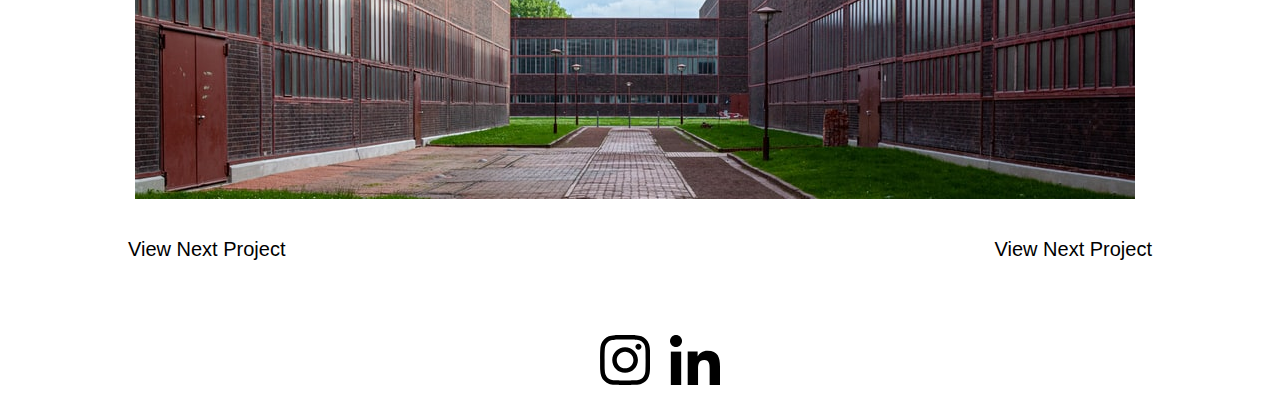
<file: design-pages/Design-5.html>
<!DOCTYPE html>
<html lang="en">
<head>
    <meta charset="UTF-8">
    <meta name="viewport" content="width=device-width, initial-scale=1.0">
    <title>Document</title>
</head>
<link rel="stylesheet" href="/styles.css">
<link rel="preconnect" href="https://fonts.gstatic.com">
<link href="https://fonts.googleapis.com/css2?family=Montserrat&display=swap" rel="stylesheet">
<body>
    <h1 class="title"><a href="/index.html">PAMELA YONG</a></h1>
    <ul>
        <li><a href="/index.html" class="home active all">Design</a></li>
        <li><a href="/illustrations.html" class="services all">Illustrations</a></li>
        <li><a href="/about.html" class="about all">About Me</a></li>
        <li><a href="/contact.html" class="contact all">Contact</a></li>
    </ul>
    <div class="design-introduction">
        <h1 class="design-title">Temple of Heaven</h1>
        <div>__________</div>
        </br>
        <p class="design-text">Lorem Ipsum is simply dummy text of the printing and typesetting industry. Lorem Ipsum has been the industry's standard dummy text ever since the 1500s, when an unknown printer took a galley of type and scrambled it to make a type specimen book. It has survived not only five centuries, but also the leap into electronic typesetting, remaining essentially unchanged. It was popularised in the 1960s with the release of Letraset sheets containing Lorem Ipsum passages, and more recently with desktop publishing software like Aldus PageMaker including versions of Lorem Ipsum.</p>
    </div>
    <div class="design-gallery">
        <div class="image-1"><img src="/imgs/Image-1-1000x500-Pixels.jpg"></div>
        <div class="image-2"><img src="/imgs/Image-2-1000x500-Pixels.jpg"></div>
        <div class="image-3"><img src="/imgs/Image-3-1000x500-Pixels.jpg"></div>  
        <div class="image-4"><img src="/imgs/Image-4-1000x500-Pixels.jpg""></div>
    </div>
    <div class="flex">
        <a href="Design-4.html"><Button>View Next Project</Button></a>
        <a href="Design-6.html"><Button>View Next Project</Button></a>
    </div>
    <div class="contact-container">
        <a href="https://www.instagram.com/mochipong/" target="_blank" class="logo"><img src="/imgs/instagram.svg" class="footer-logo"></a>
        <a href="https://www.linkedin.com/in/ivy-wang-5b2582180/" target="_blank" class="logo"><img src="/imgs/linkedin.svg" class="footer-logo"></a>
    </div>     



</body>
</html>
</file>
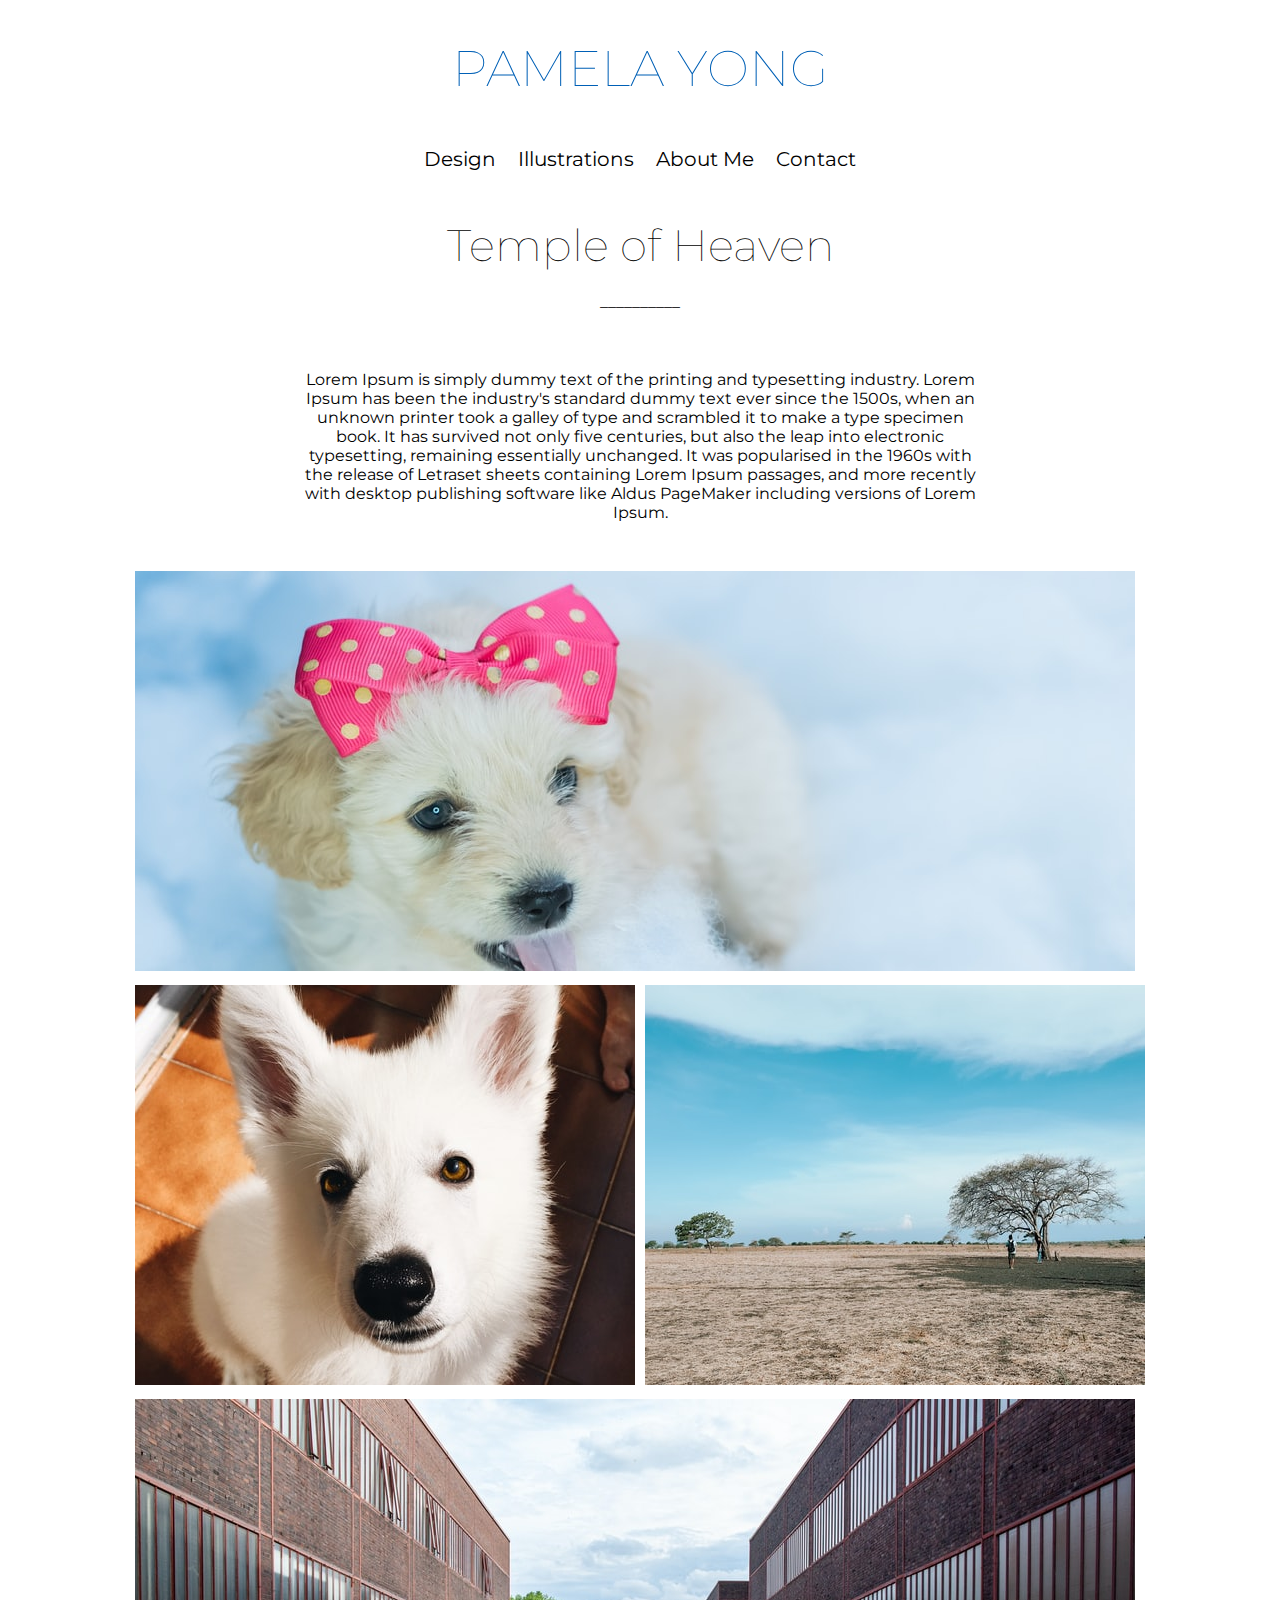
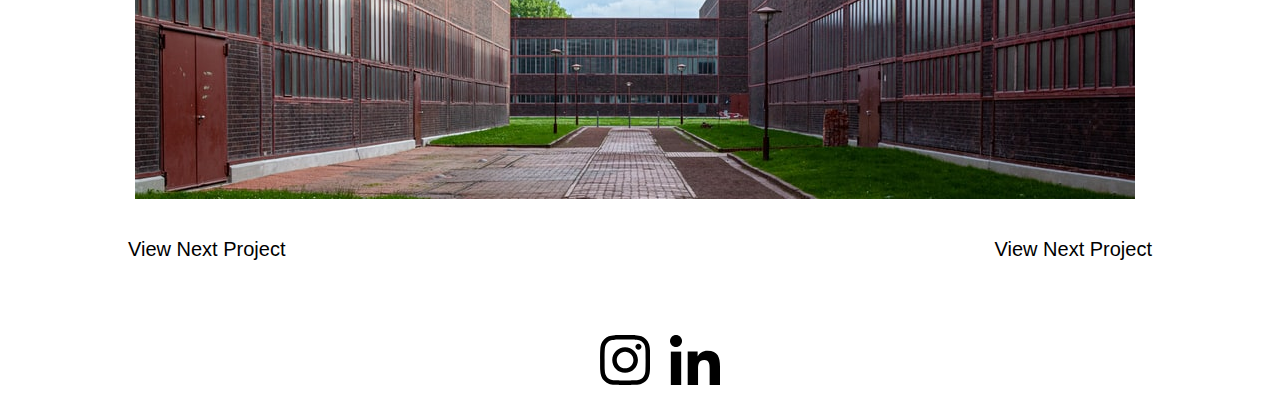
<file: design-pages/Design-6.html>
<!DOCTYPE html>
<html lang="en">
<head>
    <meta charset="UTF-8">
    <meta name="viewport" content="width=device-width, initial-scale=1.0">
    <title>Document</title>
</head>
<link rel="stylesheet" href="/styles.css">
<link rel="preconnect" href="https://fonts.gstatic.com">
<link href="https://fonts.googleapis.com/css2?family=Montserrat&display=swap" rel="stylesheet">
<body>
    <h1 class="title"><a href="/index.html">PAMELA YONG</a></h1>
    <ul>
        <li><a href="/index.html" class="home active all">Design</a></li>
        <li><a href="/illustrations.html" class="services all">Illustrations</a></li>
        <li><a href="/about.html" class="about all">About Me</a></li>
        <li><a href="/contact.html" class="contact all">Contact</a></li>
    </ul>
    <div class="design-introduction">
        <h1 class="design-title">Temple of Heaven</h1>
        <div>__________</div>
        </br>
        <p class="design-text">Lorem Ipsum is simply dummy text of the printing and typesetting industry. Lorem Ipsum has been the industry's standard dummy text ever since the 1500s, when an unknown printer took a galley of type and scrambled it to make a type specimen book. It has survived not only five centuries, but also the leap into electronic typesetting, remaining essentially unchanged. It was popularised in the 1960s with the release of Letraset sheets containing Lorem Ipsum passages, and more recently with desktop publishing software like Aldus PageMaker including versions of Lorem Ipsum.</p>
    </div>
    <div class="design-gallery">
        <div class="image-1"><img src="/imgs/Image-1-1000x500-Pixels.jpg"></div>
        <div class="image-2"><img src="/imgs/Image-2-1000x500-Pixels.jpg"></div>
        <div class="image-3"><img src="/imgs/Image-3-1000x500-Pixels.jpg"></div>  
        <div class="image-4"><img src="/imgs/Image-4-1000x500-Pixels.jpg""></div>
    </div>
    <div class="flex">
        <a href="Design-5.html"><Button>View Next Project</Button></a>
        <a href="Design-7.html"><Button>View Next Project</Button></a>
    </div>
    <div class="contact-container">
        <a href="https://www.instagram.com/mochipong/" target="_blank" class="logo"><img src="/imgs/instagram.svg" class="footer-logo"></a>
        <a href="https://www.linkedin.com/in/ivy-wang-5b2582180/" target="_blank" class="logo"><img src="/imgs/linkedin.svg" class="footer-logo"></a>
    </div>     



</body>
</html>
</file>
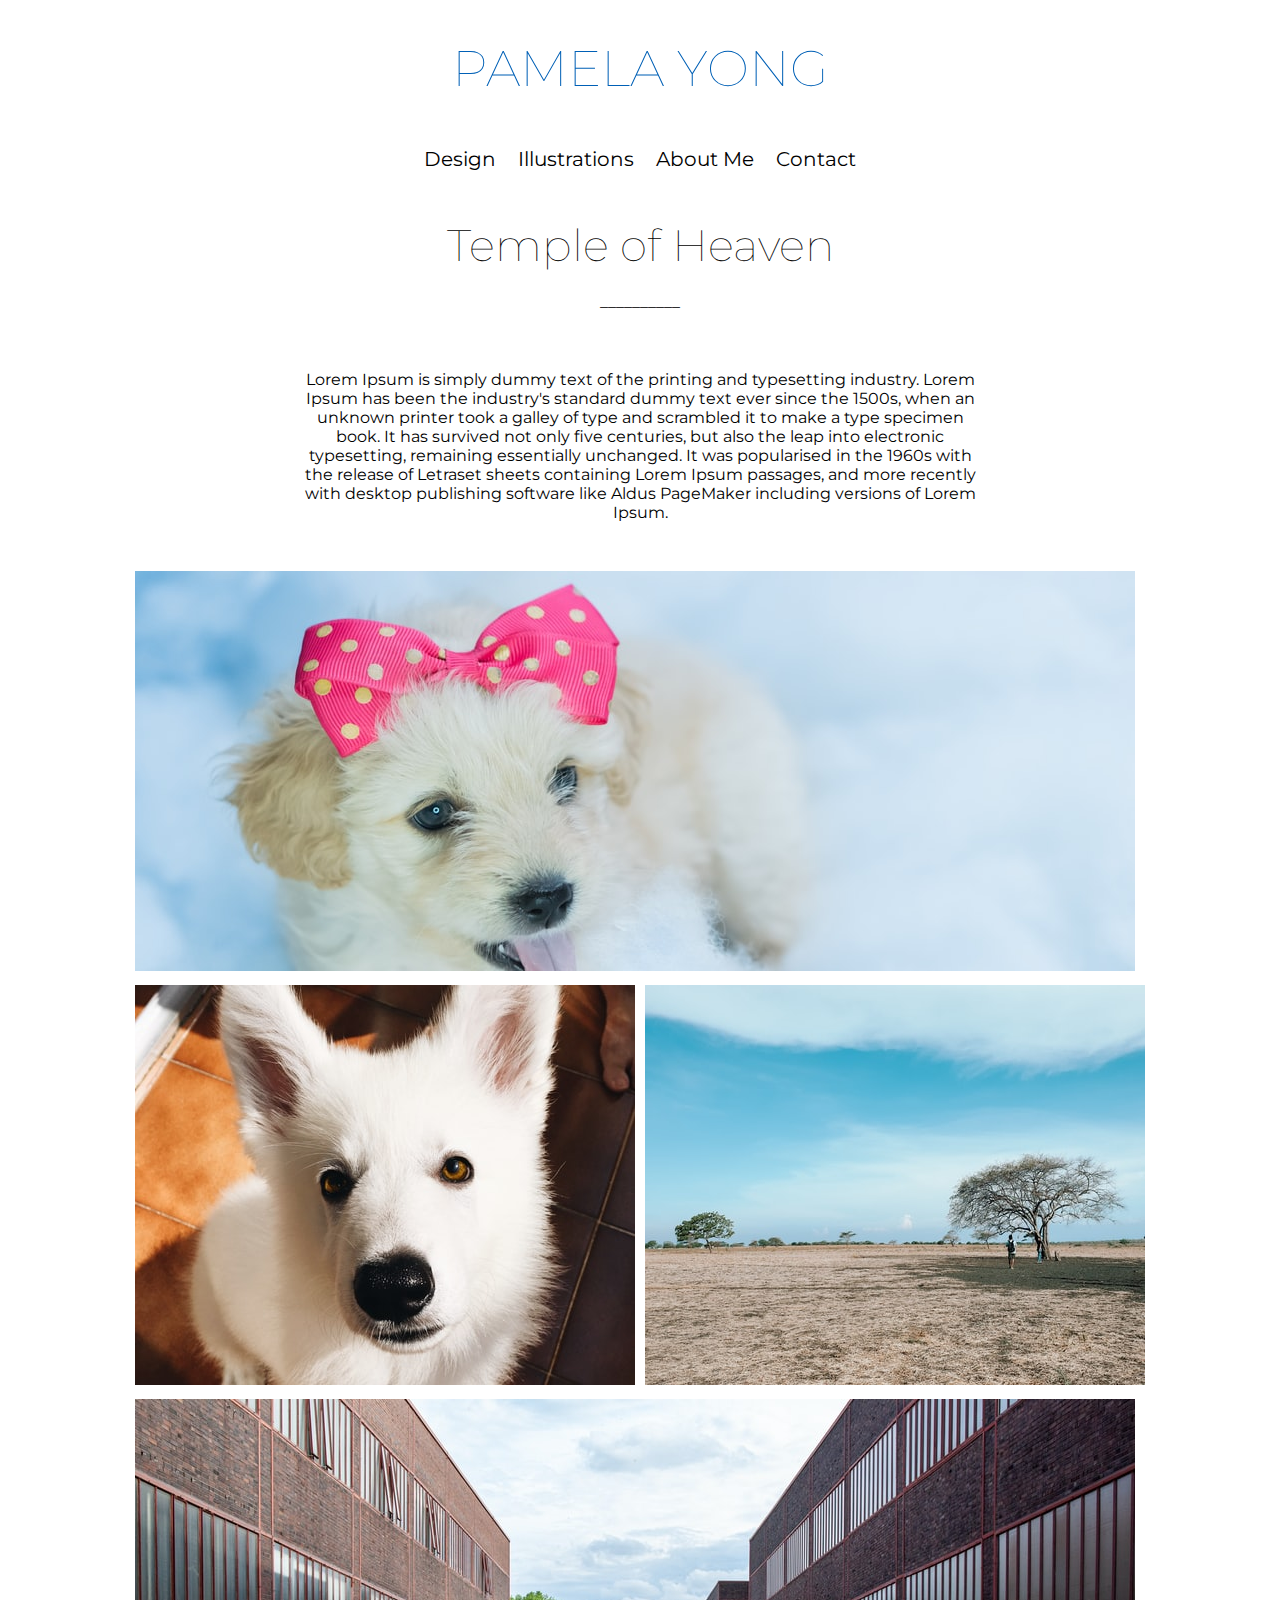
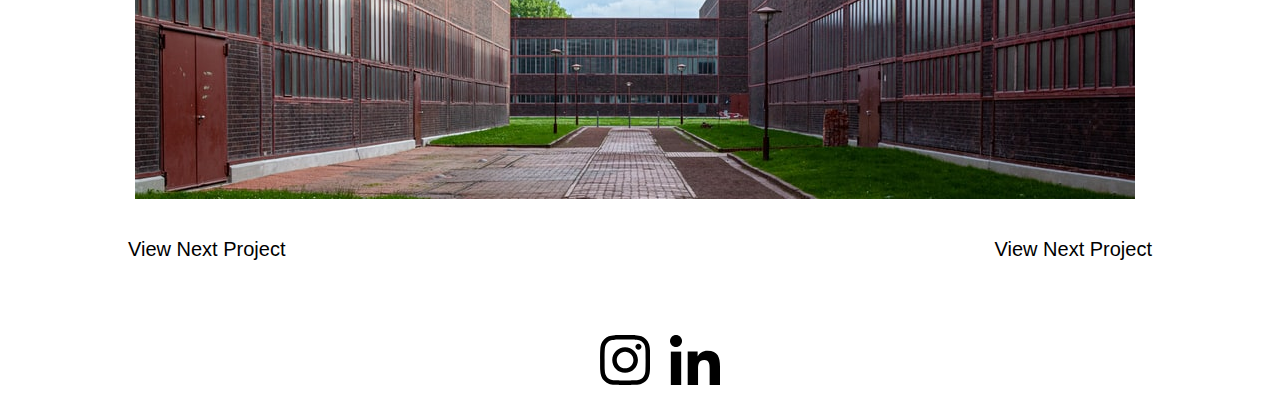
<file: design-pages/Design7.html>
<!DOCTYPE html>
<html lang="en">
<head>
    <meta charset="UTF-8">
    <meta name="viewport" content="width=device-width, initial-scale=1.0">
    <title>Document</title>
</head>
<link rel="stylesheet" href="/styles.css">
<link rel="preconnect" href="https://fonts.gstatic.com">
<link href="https://fonts.googleapis.com/css2?family=Montserrat&display=swap" rel="stylesheet">
<body>
    <h1 class="title"><a href="/index.html">PAMELA YONG</a></h1>
    <ul>
        <li><a href="/index.html" class="home active all">Design</a></li>
        <li><a href="/illustrations.html" class="services all">Illustrations</a></li>
        <li><a href="/about.html" class="about all">About Me</a></li>
        <li><a href="/contact.html" class="contact all">Contact</a></li>
    </ul>
    <div class="design-introduction">
        <h1 class="design-title">Temple of Heaven</h1>
        <div>__________</div>
        </br>
        <p class="design-text">Lorem Ipsum is simply dummy text of the printing and typesetting industry. Lorem Ipsum has been the industry's standard dummy text ever since the 1500s, when an unknown printer took a galley of type and scrambled it to make a type specimen book. It has survived not only five centuries, but also the leap into electronic typesetting, remaining essentially unchanged. It was popularised in the 1960s with the release of Letraset sheets containing Lorem Ipsum passages, and more recently with desktop publishing software like Aldus PageMaker including versions of Lorem Ipsum.</p>
    </div>
    <div class="design-gallery">
        <div class="image-1"><img src="/imgs/Image-1-1000x500-Pixels.jpg"></div>
        <div class="image-2"><img src="/imgs/Image-2-1000x500-Pixels.jpg"></div>
        <div class="image-3"><img src="/imgs/Image-3-1000x500-Pixels.jpg"></div>  
        <div class="image-4"><img src="/imgs/Image-4-1000x500-Pixels.jpg""></div>
    </div>
    <div class="flex">
        <a href="Design-6.html"><Button>View Next Project</Button></a>
        <Button>View Next Project</Button>
    </div>
    <div class="contact-container">
        <a href="https://www.instagram.com/mochipong/" target="_blank" class="logo"><img src="/imgs/instagram.svg" class="footer-logo"></a>
        <a href="https://www.linkedin.com/in/ivy-wang-5b2582180/" target="_blank" class="logo"><img src="/imgs/linkedin.svg" class="footer-logo"></a>
    </div>     



</body>
</html>
</file>
<file: styles.css>
body {
    display: grid;
    grid-template-columns: auto;
    font-family: 'Montserrat', sans-serif;
}

.title {
    padding: 3%;
    margin: 0 auto;
    font-size: 50px;
    font-weight: 100;
}

*{
	margin: 0;
	padding: 0;
}

a {
  color: #0060B6;
  text-decoration: none;
}

a:hover 
{
   color:#00A0C6; 
   text-decoration:none; 
   cursor:pointer;  
}

ul{

    margin: 0 auto;
    top: 20%;
}

ul li{
	list-style-type: none;
	display: inline-block;
	font-size: 20px;
	padding: 9px;
}

ul li a{
	text-decoration-line: none;
	color: #000;
	text-transform: capitalize;

}

section {
  padding: 1% 20%;
}

.all:hover{
	border-bottom: 3px solid #00A0C6;
	padding-bottom: 6px;
	transition: 0.2s;

}

.gallery {
    display: grid;
    grid-template-columns: auto auto;
    margin: 5% auto;
}

.image-container {
    position: relative;
    padding: 20px;
}

.image {
  display: block;
  height: auto;
}

.overlay {
  position: absolute;
  top: 0;
  bottom: 0;
  left: 0;
  right: 0;
  height: 100%;
  width: 100%;
  opacity: 0;
  transition: .5s ease;
}

.image-container:hover .image {
  opacity: 0.3;
}

.image-container:hover .overlay {
  opacity: 1;
}

.text {
  color: royalblue;
  font-size: 20px;
  position: absolute;
  top: 50%;
  left: 50%;
  -webkit-transform: translate(-50%, -50%);
  -ms-transform: translate(-50%, -50%);
  transform: translate(-50%, -50%);
  text-align: center;
}

/* DESIGN PAGES CSS */

.design-introduction {
  display: grid;
  margin: 3% 20%;
  row-gap: 20px;
}

.design-introduction > *{
  margin: 0 auto;
}

.design-title {
  font-size: 44px;
  font-weight: 100;
}

.design-text {
  padding: 0 6%;
  text-align: center;
}

.image-1 { grid-area: Image1; }
.image-2 { grid-area: Logo-Image; }
.image-3 { grid-area: Image2; }
.image-4 { grid-area: Stationary-Image; }

.design-gallery {
  margin: 0 auto;
  display: grid;
  grid-template-areas:
    'Image1 Image1'
    'Logo-Image Image2'
    'Stationary-Image Stationary-Image';
  grid-gap: 10px;
  padding: 10px;
}

.flex {
  display: flex;
  flex-direction: row;
  justify-content: space-between;
  padding: 2% 10%;
}

button {
  border: none;
  background-color: transparent;
  font-size: 20px;
}

.grayedout-button {
  color: #aaa;
}

button:hover {
  color: #0060B6;
}

.grayedout-button:hover {
  color: #aaa;
}

button:focus {
  outline: none;
}

/* ILLUSTRATIONS CSS */

.images {
  display: grid;
  grid-template-columns: auto auto;
  margin: 0% auto;
  row-gap: 40px;
  column-gap: 40px;
}

.images img {
  position: relative;
  transition: 0.4s ease;
}

.images img:hover {
  cursor: pointer;
  opacity: 1;
}

.images img.zoom {
  transform: scale(1.2);
  z-index: 99;
}

/* ABOUT ME CSS */
.about-me-container {
  display: grid;
  grid-template-columns: 65% 35%;
  margin-top: 5%;
}

.about-me-text {
  font-size: 21px;
  margin-top: 5%;
}

.profile-pic {
  border-radius: 200px;
}

.resume {
  border-radius: 50px;
  background-color: lightblue;
  width: 200px;
  height: 50px;
  display: flex;
  color: #fff;
  margin: 10% auto;
}

/* CONTACT PAGE CSS */
.contact-title {
  font-size: 135px;
  font-weight: 100;
}

.contact-subtitle {
  font-size: 42px;
  padding: 1% 0;
}

.first-contact-subtitle {
  margin-top: 2%;
}

.contact-container {
  display: flex;
  margin: 0 auto;
  padding: 3% 0 0 0;
}

.logo {
  padding: 10% 10% 5%;
}

.footer-logo  {
  width: 50px;
  height: 50px;
}
</file>
